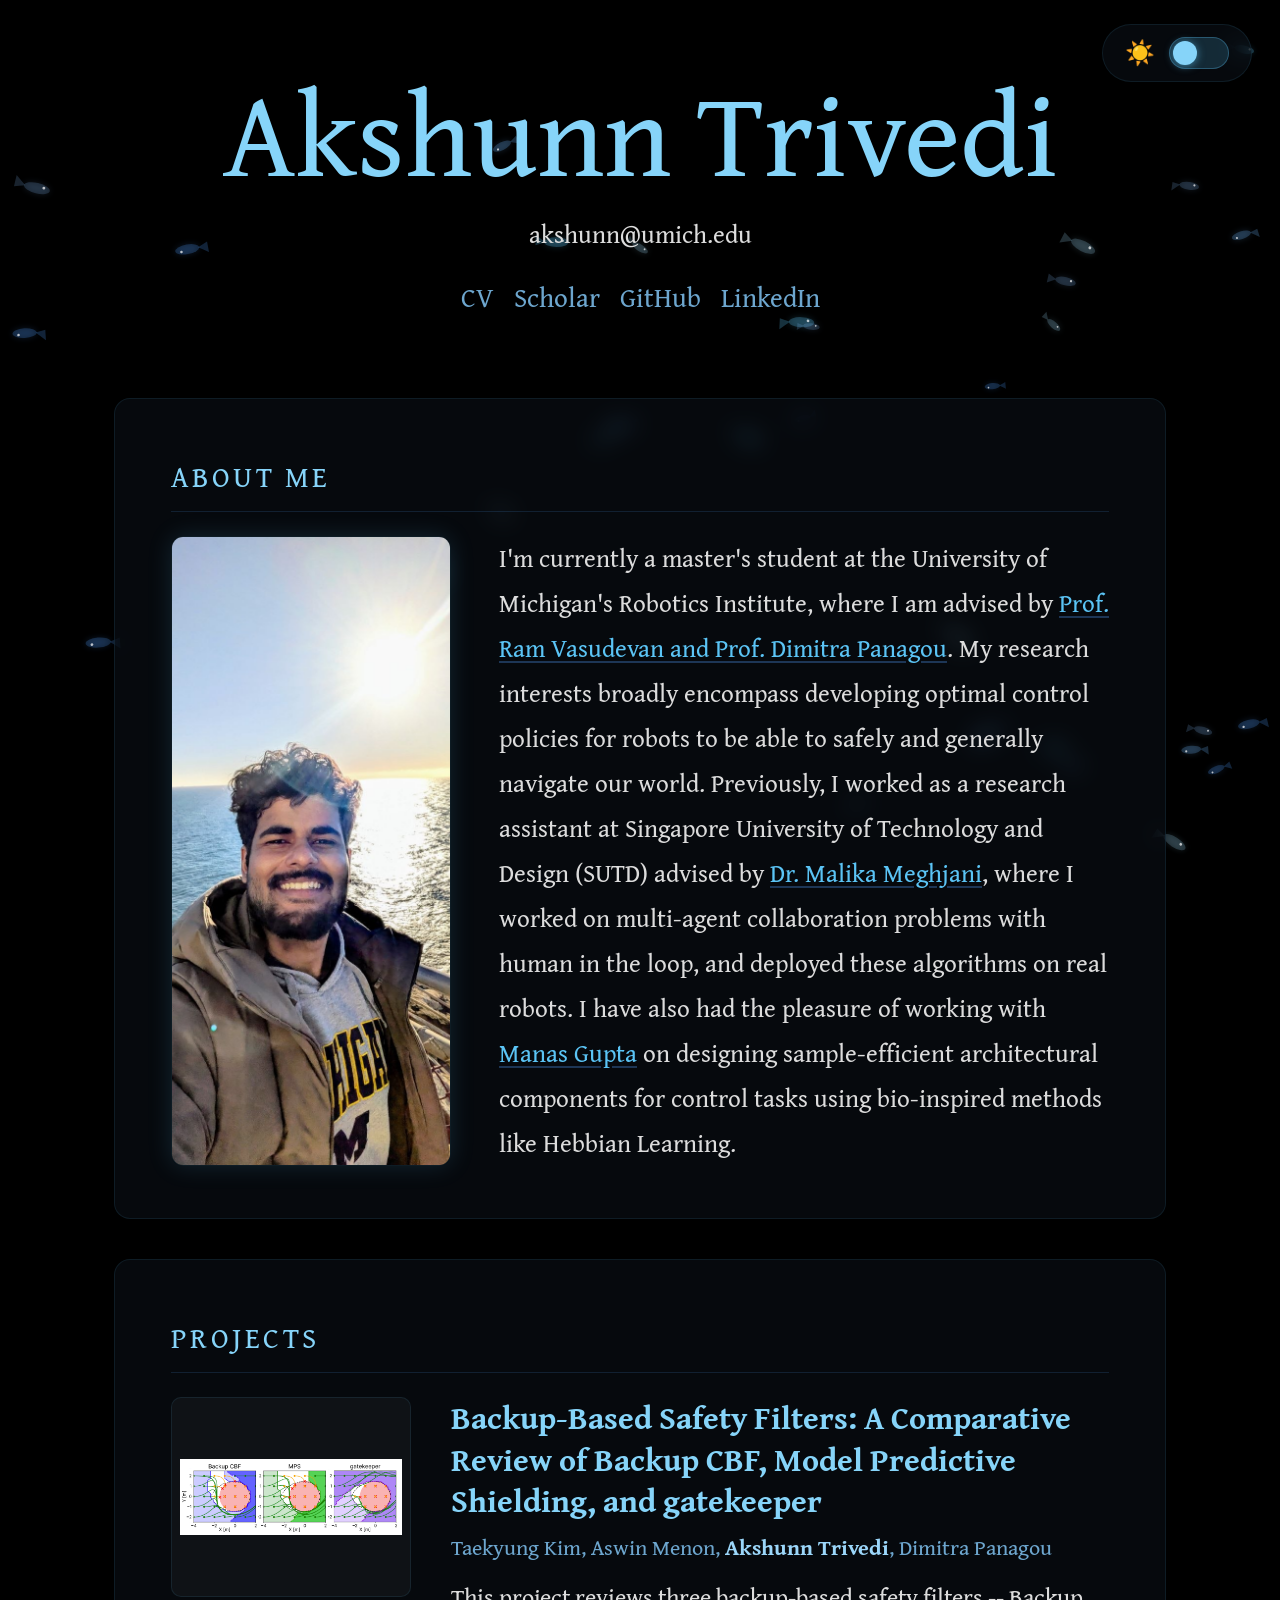
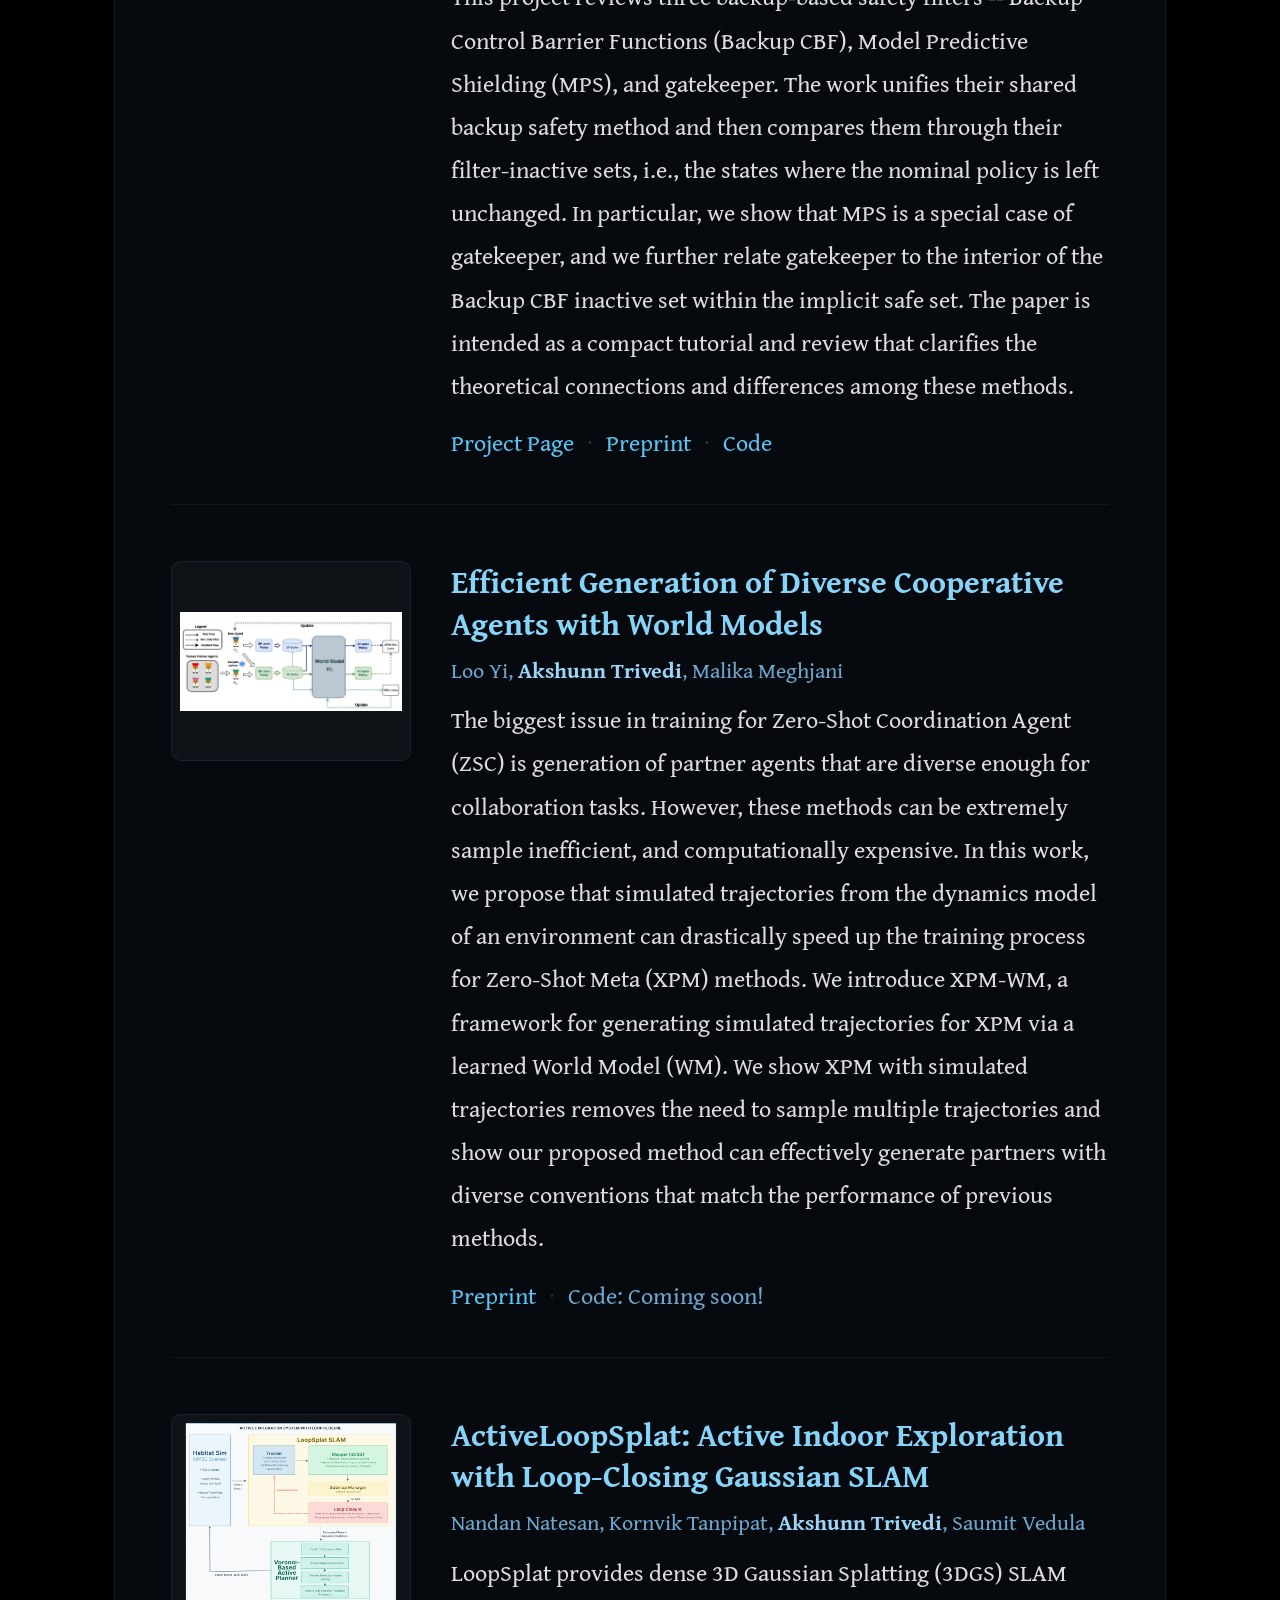
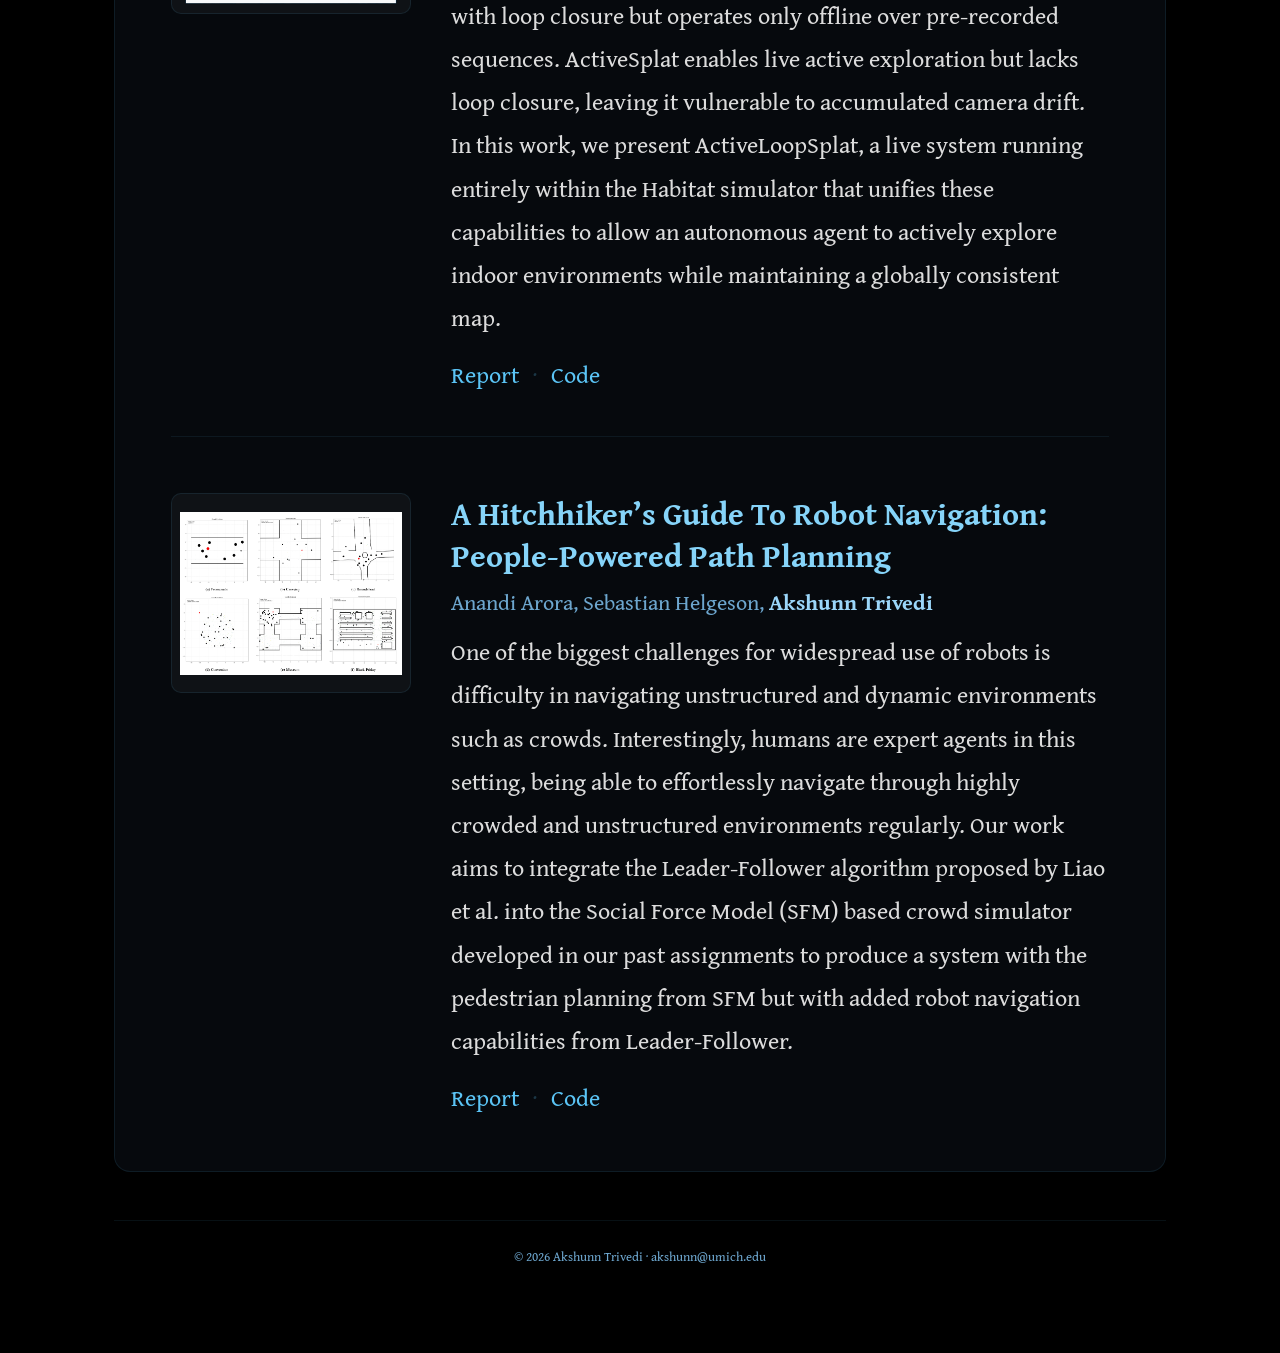
<file: index.html>
<!DOCTYPE html>
<html lang="en">

<head>
    <meta charset="UTF-8">
    <meta name="viewport" content="width=device-width, initial-scale=1.0">

    <!-- SEO Meta Tags -->
    <title>Akshunn Trivedi — Robotics Developer</title>
    <meta name="description"
        content="Personal website of Akshunn Trivedi, MS Robotics student at University of Michigan. Research in robust and generalizable robot control">
    <meta name="author" content="Akshunn Trivedi">
    <link rel="canonical" href="https://triakshunn.github.io/">
    <link rel="sitemap" type="application/xml" href="/sitemap.xml">
    <meta name="robots" content="index, follow">
    <meta property="og:title" content="Akshunn Trivedi — Robotics Developer">
    <meta property="og:description" content="MS Robotics, University of Michigan.">
    <meta property="og:url" content="https://triakshunn.github.io/">
    <meta property="og:type" content="website">

    <!-- Google Fonts: Gentium Book Plus (Serif) & Inter (Sans-Serif fallback) -->
    <link rel="preconnect" href="https://fonts.googleapis.com">
    <link rel="preconnect" href="https://fonts.gstatic.com" crossorigin>
    <link
        href="https://fonts.googleapis.com/css2?family=Gentium+Book+Plus:ital,wght@0,400;0,700;1,400;1,700&family=Inter:wght@400;600&display=swap"
        rel="stylesheet">

    <!-- Font Awesome for social and contact icons -->
    <link rel="stylesheet" href="https://cdnjs.cloudflare.com/ajax/libs/font-awesome/6.4.0/css/all.min.css">

    <!-- Custom CSS Stylesheet -->
    <link rel="stylesheet" href="style.css?v=2.1">
</head>

<body>

    <!-- Theme Toggle Switch (fixed top-right) -->
    <button id="theme-toggle" aria-label="Toggle light/dark mode" title="Toggle light/dark mode">
        <span class="toggle-icon" id="toggle-icon">☀️</span>
        <div class="toggle-track">
            <div class="toggle-thumb"></div>
        </div>
    </button>

    <!-- Interactive Fish Canvas Background -->
    <canvas id="fishCanvas"></canvas>

    <!-- Main Content Container -->
    <div class="container">

        <!-- Header (Name, contact info, social links) -->
        <header id="header-section">
            <h1>Akshunn Trivedi</h1>
            <p class="header-email">
                <a href="mailto:akshunn@umich.edu">akshunn@umich.edu</a>
            </p>
            <div class="header-links">
                <a href="assets/resume.pdf" target="_blank"> CV
                </a>
                <a href="https://scholar.google.com/citations?user=EKPziccAAAAJ&hl=en&authuser=1" target="_blank">
                    Scholar
                </a>
                <a href="https://github.com/triakshunn" target="_blank"> GitHub
                </a>
                <a href="https://www.linkedin.com/in/akshunn-trivedi/" target="_blank"> LinkedIn
                </a>
            </div>
        </header>

        <!-- Main Body Sections -->
        <main>
            <!-- About Me Card -->
            <section id="about" class="card">
                <h2>About Me</h2>
                <div class="bio-content">
                    <div class="bio-photo">
                        <!-- Make sure to place your photo at assets/profile.jpg later -->
                        <img src="assets/figures/profile.jpg" alt="Akshunn Trivedi">
                    </div>
                    <div class="bio-text">
                        <p>
                            I'm currently a master's student at the University of Michigan's Robotics Institute, where I
                            am advised by <a href="https://websites.umich.edu/~dpanagou/" target="_blank">Prof. Ram Vasudevan and Prof. Dimitra
                                Panagou</a>.
                            My research interests broadly encompass developing optimal control policies for robots to be
                            able to safely and generally navigate our world. Previously, I worked as a research
                            assistant at Singapore University of Technology and Design (SUTD) advised by <a
                                href="https://www.sutd.edu.sg/profile/malika-meghjani/" target="_blank">Dr.
                                Malika Meghjani</a>, where
                            I worked on multi-agent collaboration problems with human in the loop, and deployed these
                            algorithms on real robots. I have also had the pleasure of working with <a
                                href="https://sg.linkedin.com/in/manassingapore" target="_blank">Manas Gupta</a> on
                            designing sample-efficient architectural components for control
                            tasks using bio-inspired methods like Hebbian Learning.
                        </p>
                    </div>
                </div>
            </section>
            <!-- Projects Card -->
            <section id="projects" class="card">
                <h2>Projects</h2>

                <!-- Project 1 -->
                <div class="project-item">
                    <div class="project-media">
                        <img src="assets/figures/safety_filters.png" alt="Backup-Based Safety Filters">
                    </div>
                    <div class="project-details">
                        <div class="project-header">
                            <h3 class="project-title">Backup-Based Safety Filters: A Comparative Review of Backup CBF,
                                Model Predictive Shielding, and gatekeeper</h3>
                            <p class="project-authors">Taekyung Kim, Aswin Menon, <strong>Akshunn Trivedi</strong>,
                                Dimitra Panagou</p>
                        </div>
                        <p class="project-description">
                            This project reviews three backup-based safety filters -- Backup Control Barrier Functions
                            (Backup CBF), Model Predictive Shielding (MPS), and gatekeeper. The work unifies their
                            shared backup safety method and then compares them through their filter-inactive sets, i.e.,
                            the states where the nominal policy is left unchanged. In particular, we show that MPS is a
                            special case of gatekeeper, and we further relate gatekeeper to the interior of the Backup
                            CBF inactive set within the implicit safe set. The paper is intended as a compact tutorial
                            and review that clarifies the theoretical connections and differences among these methods.
                        </p>
                        <div class="project-links">
                            <a href="https://www.taekyung.me/backup-safety-filters" target="_blank">Project Page</a>
                            <span class="separator">&middot;</span>
                            <a href="https://arxiv.org/pdf/2604.02401" target="_blank">Preprint</a>
                            <span class="separator">&middot;</span>
                            <a href="https://github.com/tkkim-robot/safe_control/tree/main/shielding"
                                target="_blank">Code</a>
                        </div>
                    </div>
                </div>

                <!-- Project 2 -->
                <div class="project-item">
                    <div class="project-media">
                        <img src="assets/figures/zsc.png" alt="Zero Shot Coordination">
                    </div>
                    <div class="project-details">
                        <div class="project-header">
                            <h3 class="project-title">Efficient Generation of Diverse Cooperative Agents with World
                                Models</h3>
                            <p class="project-authors">Loo Yi, <strong>Akshunn Trivedi</strong>, Malika Meghjani</p>
                        </div>
                        <p class="project-description">
                            The biggest issue in training for Zero-Shot Coordination Agent (ZSC) is generation of
                            partner agents that are diverse enough for collaboration tasks. However, these methods can
                            be extremely sample inefficient, and computationally expensive. In this work, we propose
                            that simulated trajectories from the dynamics model of an environment can drastically speed
                            up the training process for Zero-Shot Meta (XPM) methods. We introduce XPM-WM, a framework
                            for generating simulated trajectories for XPM via a learned World Model (WM). We show XPM
                            with simulated trajectories removes the need to sample multiple trajectories and show our
                            proposed method can effectively generate partners with diverse conventions that match the
                            performance of previous methods.
                        </p>
                        <div class="project-links">
                            <a href="https://arxiv.org/pdf/2506.07450" target="_blank">Preprint</a>
                            <span class="separator">&middot;</span>
                            <span>Code: Coming soon!</span>
                        </div>
                    </div>
                </div>

                <!-- Project 3 -->
                <div class="project-item">
                    <div class="project-media">
                        <img src="assets/figures/activeloopsplat.png" alt="ActiveLoopSplat">
                    </div>
                    <div class="project-details">
                        <div class="project-header">
                            <h3 class="project-title">ActiveLoopSplat: Active Indoor Exploration with Loop-Closing
                                Gaussian SLAM</h3>
                            <p class="project-authors">Nandan Natesan, Kornvik Tanpipat, <strong>Akshunn
                                    Trivedi</strong>, Saumit Vedula</p>
                        </div>
                        <p class="project-description">
                            LoopSplat provides dense 3D Gaussian Splatting (3DGS) SLAM with loop closure but operates
                            only offline over pre-recorded sequences. ActiveSplat enables live active exploration but
                            lacks loop closure, leaving it vulnerable to accumulated camera drift. In this work, we
                            present ActiveLoopSplat, a live system running entirely within the Habitat simulator that
                            unifies these capabilities to allow an autonomous agent to actively explore indoor
                            environments while maintaining a globally consistent map.
                        </p>
                        <div class="project-links">
                            <a href="assets/activeloopsplat.pdf" target="_blank">Report</a>
                            <span class="separator">&middot;</span>
                            <a href="https://github.com/ROB-530-9-Gaussian-Exploration-Mapping/ActiveLoopSplat"
                                target="_blank">Code</a>
                        </div>
                    </div>
                </div>

                <!-- Project 4 -->
                <div class="project-item">
                    <div class="project-media">
                        <img src="assets/figures/people_powered_planning.png" alt="People Powered Path Planning">
                    </div>
                    <div class="project-details">
                        <div class="project-header">
                            <h3 class="project-title">A Hitchhiker’s Guide To Robot Navigation: People-Powered Path
                                Planning</h3>
                            <p class="project-authors">Anandi Arora, Sebastian Helgeson, <strong>Akshunn
                                    Trivedi</strong></p>
                        </div>
                        <p class="project-description">
                            One of the biggest challenges for widespread use of robots is difficulty in navigating
                            unstructured and dynamic environments such as crowds. Interestingly, humans are expert
                            agents in this setting, being able to effortlessly navigate through highly crowded and
                            unstructured environments regularly. Our work aims to integrate the Leader-Follower
                            algorithm proposed by Liao et al. into the Social Force Model (SFM) based crowd simulator
                            developed in our past assignments to produce a system with the pedestrian planning from SFM
                            but with added robot navigation capabilities from Leader-Follower.
                        </p>
                        <div class="project-links">
                            <a href="assets/hgrn.pdf" target="_blank">Report</a>
                            <span class="separator">&middot;</span>
                            <a href="https://github.com/triakshunn/People-Powered-Path-Planning"
                                target="_blank">Code</a>
                        </div>
                    </div>
                </div>

            </section>



            <!-- Footer (Copyright, contact info) -->
            <footer id="footer-section">
                <p>&copy; 2026 Akshunn Trivedi &middot; <a href="mailto:akshunn@umich.edu">akshunn@umich.edu</a></p>
            </footer>


    </div>

    <!-- Interactive Canvas Animation Script -->
    <script src="fish.js"></script>

    <!-- Theme Toggle Logic -->
    <script>
        const toggle = document.getElementById('theme-toggle');
        const icon = document.getElementById('toggle-icon');

        // Apply saved theme on page load
        const savedTheme = localStorage.getItem('theme');
        if (savedTheme === 'light') {
            document.body.classList.add('light-mode');
            icon.textContent = '🌙';
        }

        toggle.addEventListener('click', () => {
            const isLight = document.body.classList.toggle('light-mode');
            icon.textContent = isLight ? '🌙' : '☀️';
            localStorage.setItem('theme', isLight ? 'light' : 'dark');
        });
    </script>
</body>

</html>
</file>
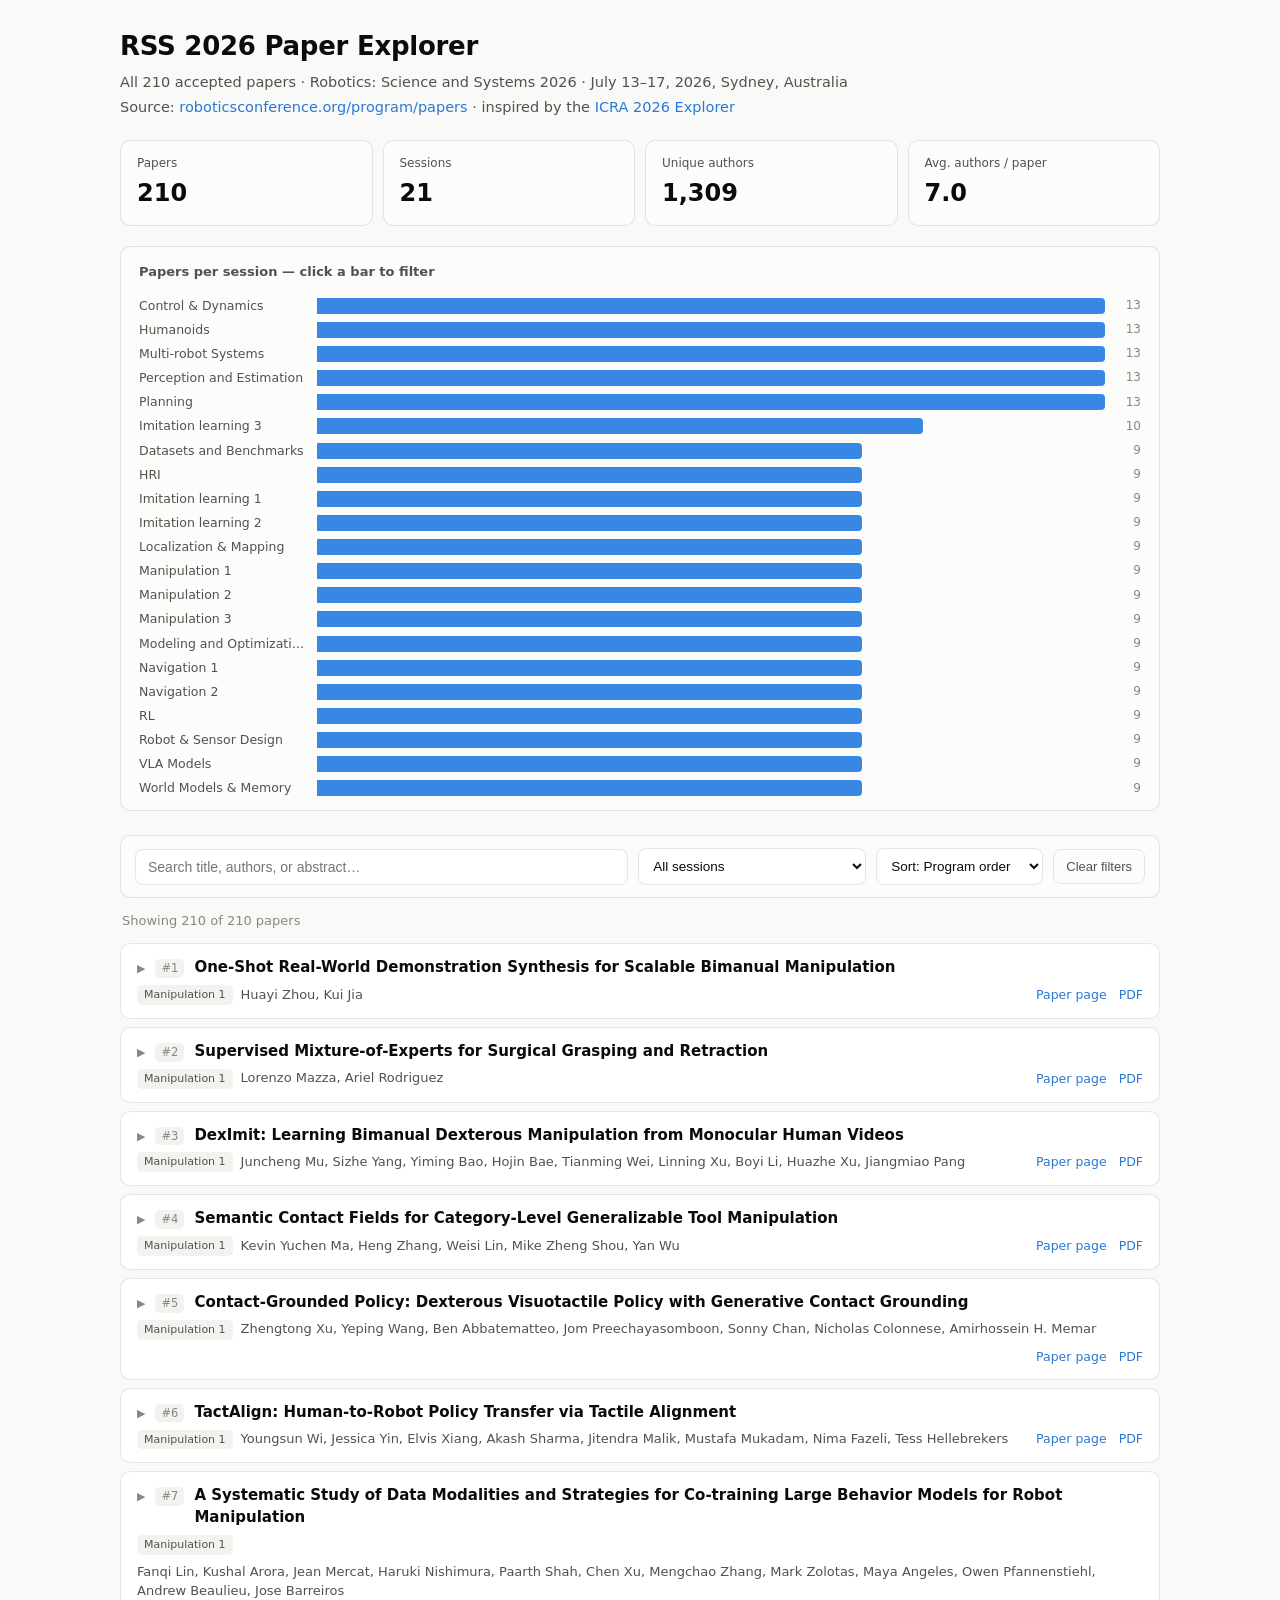
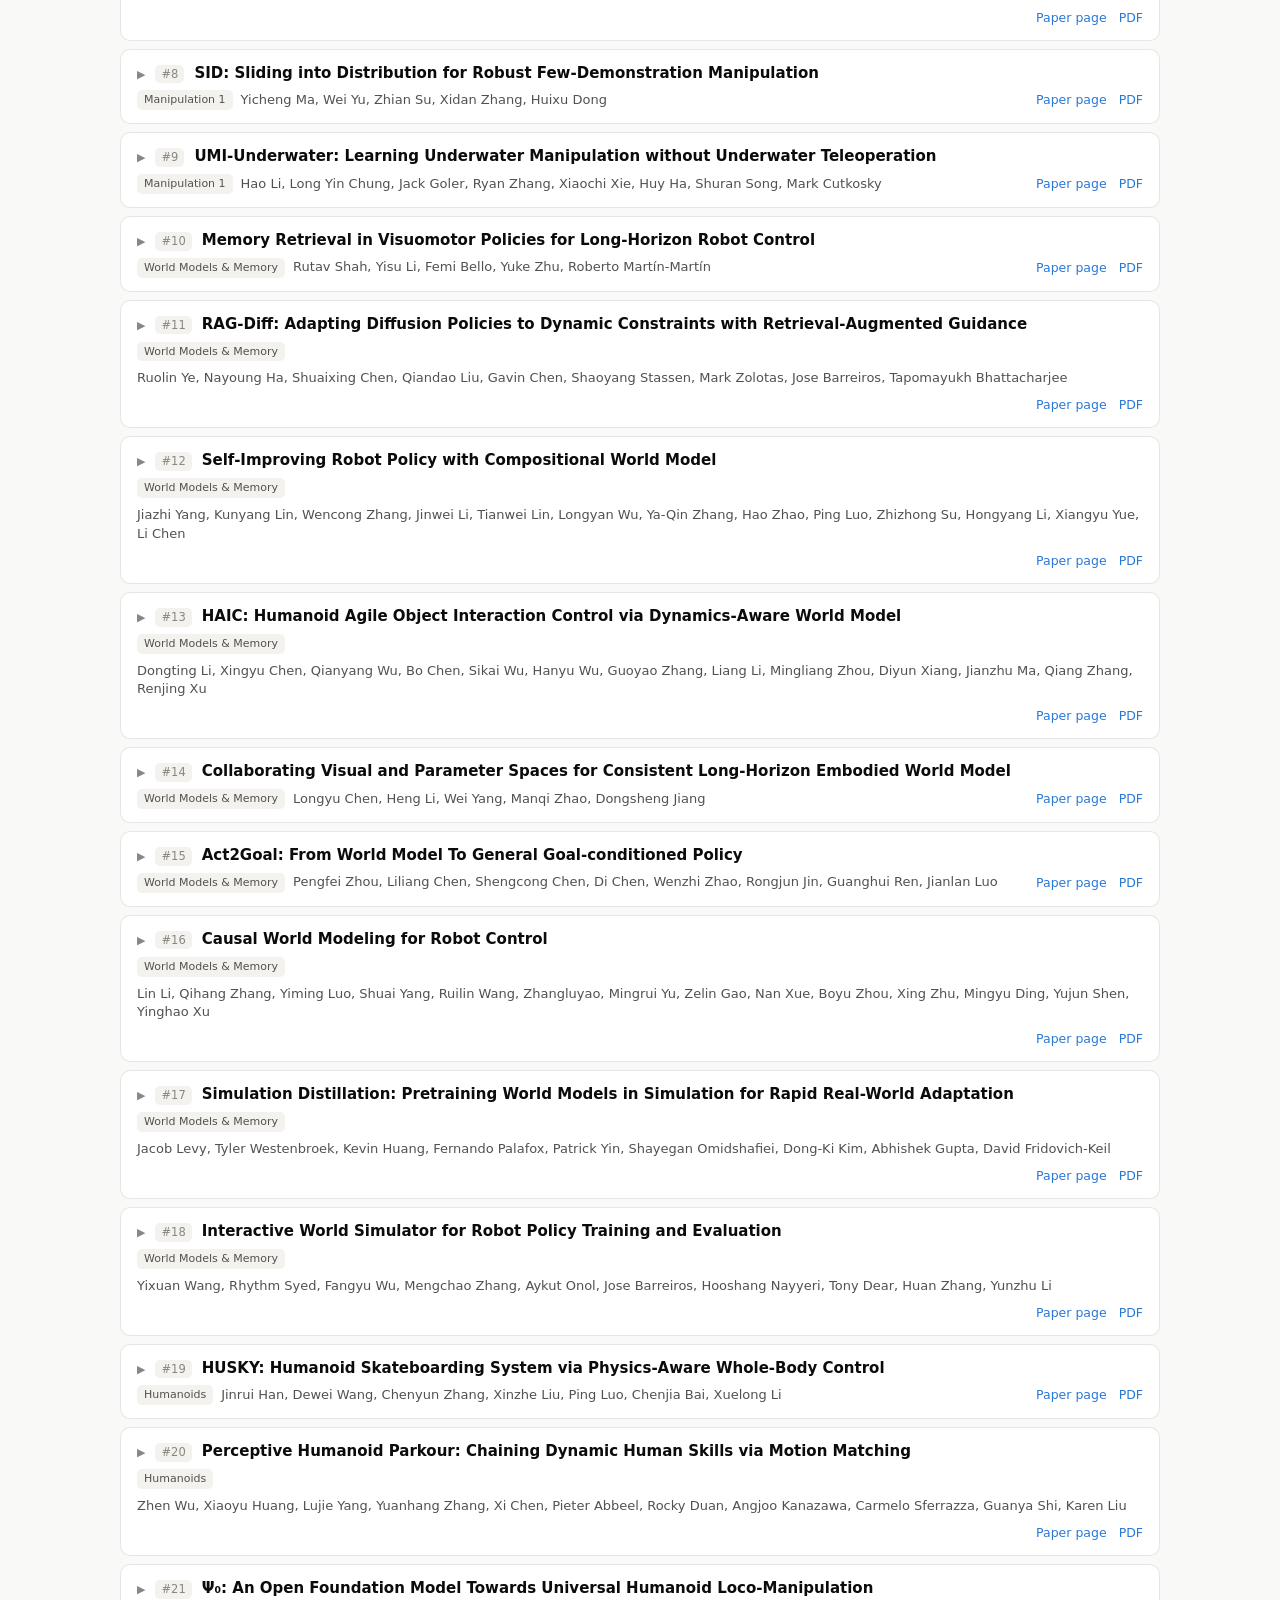
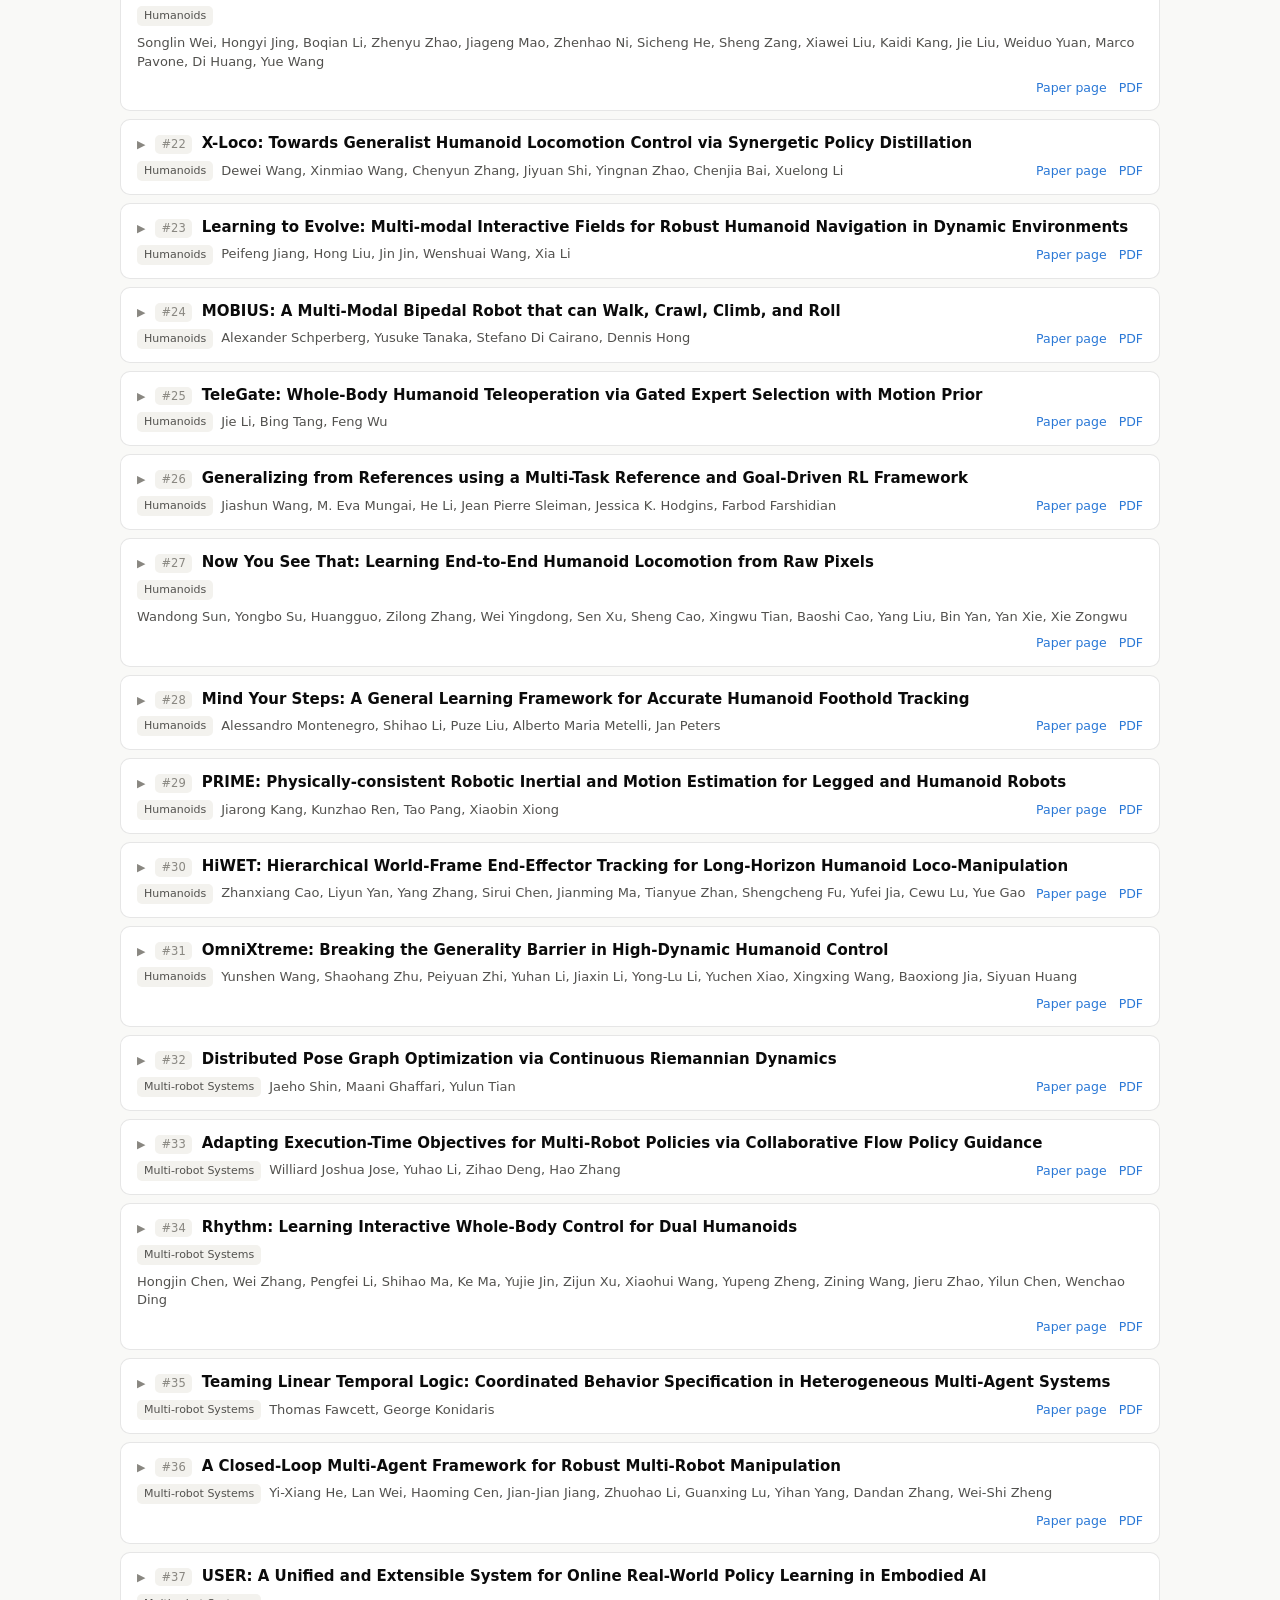
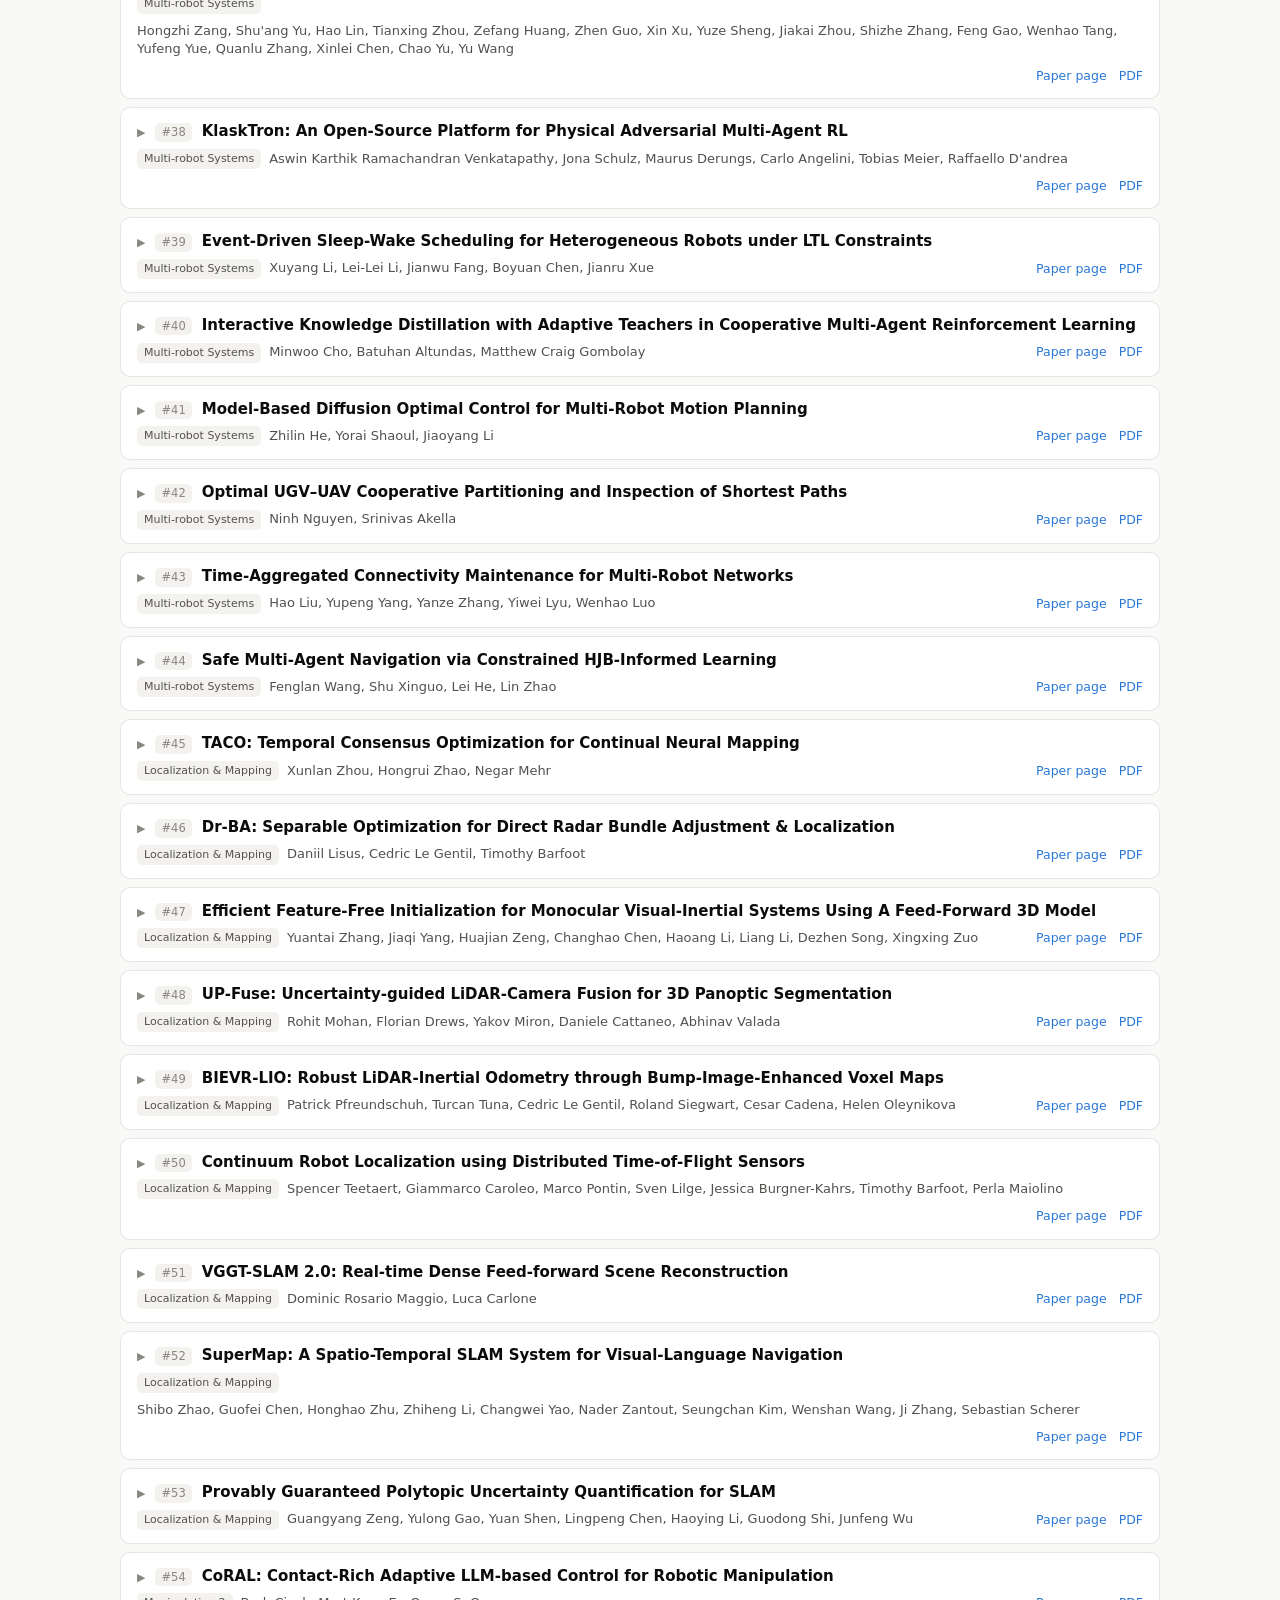
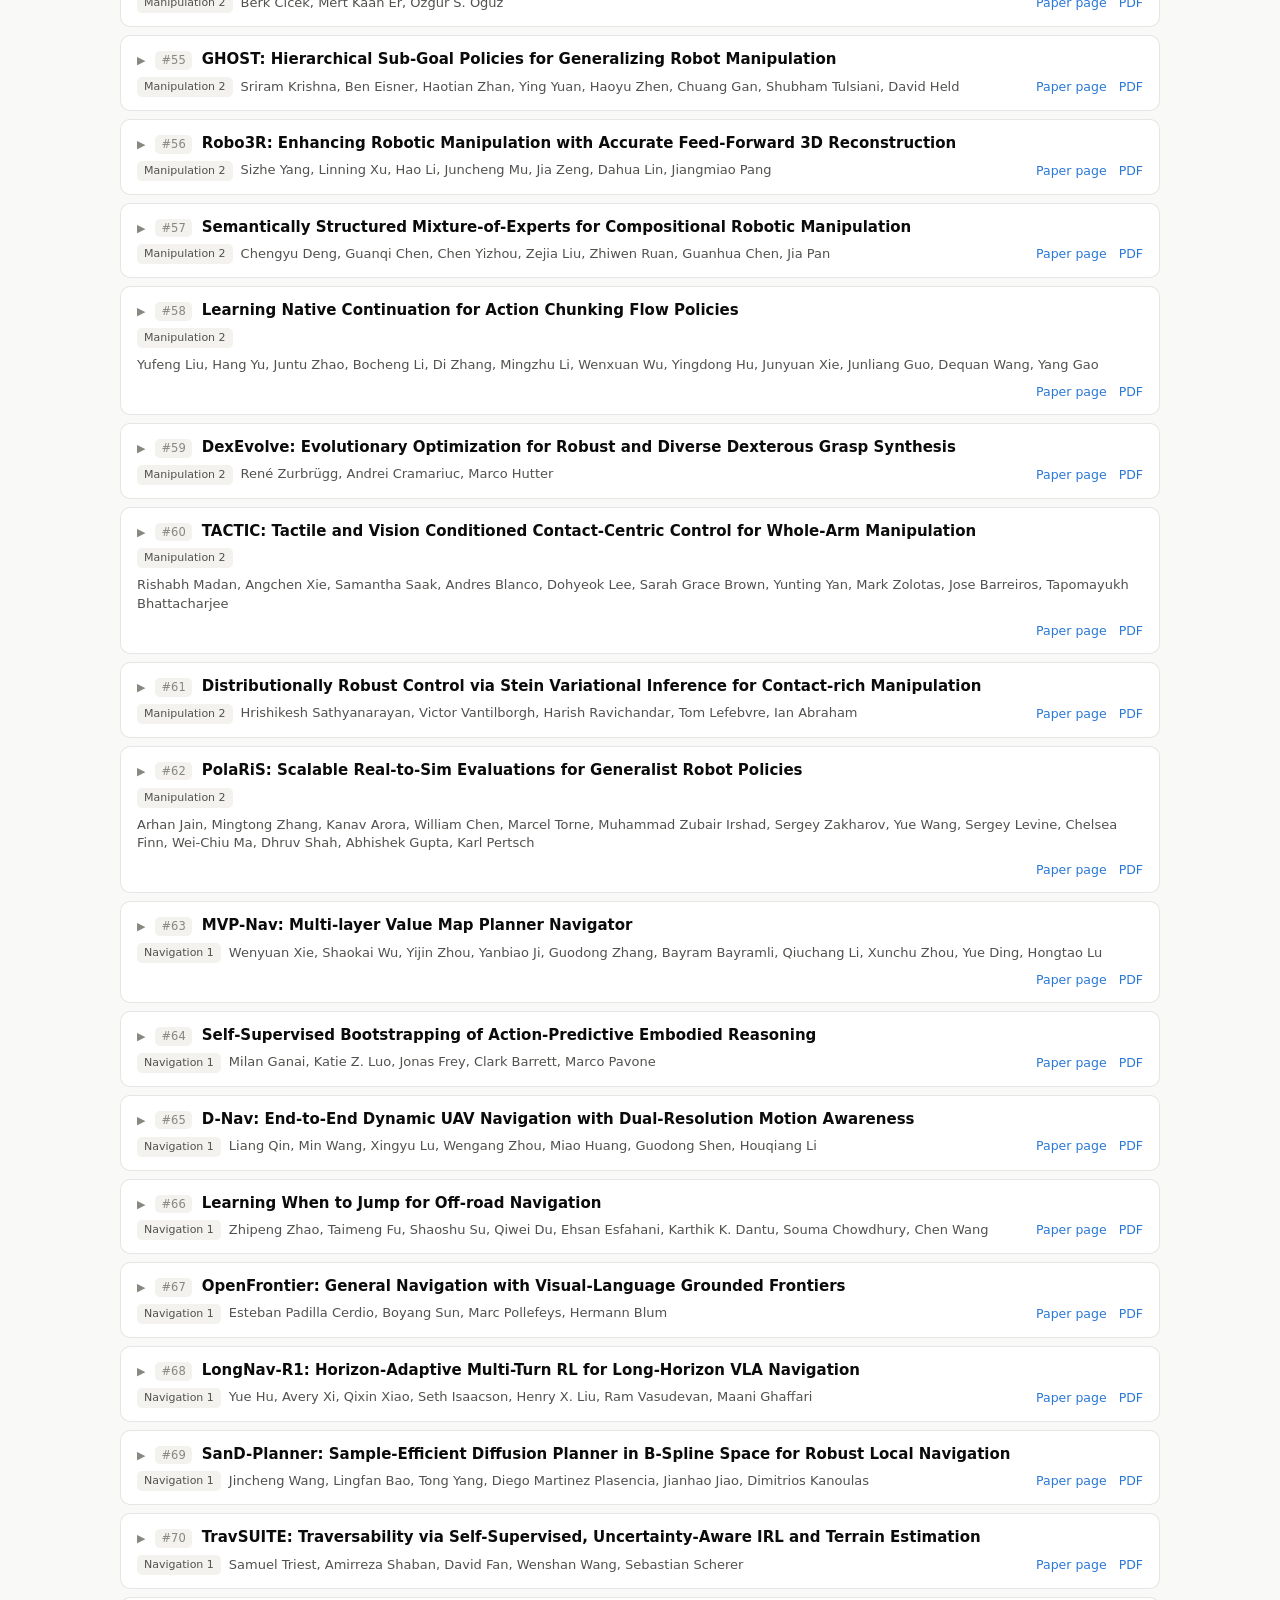
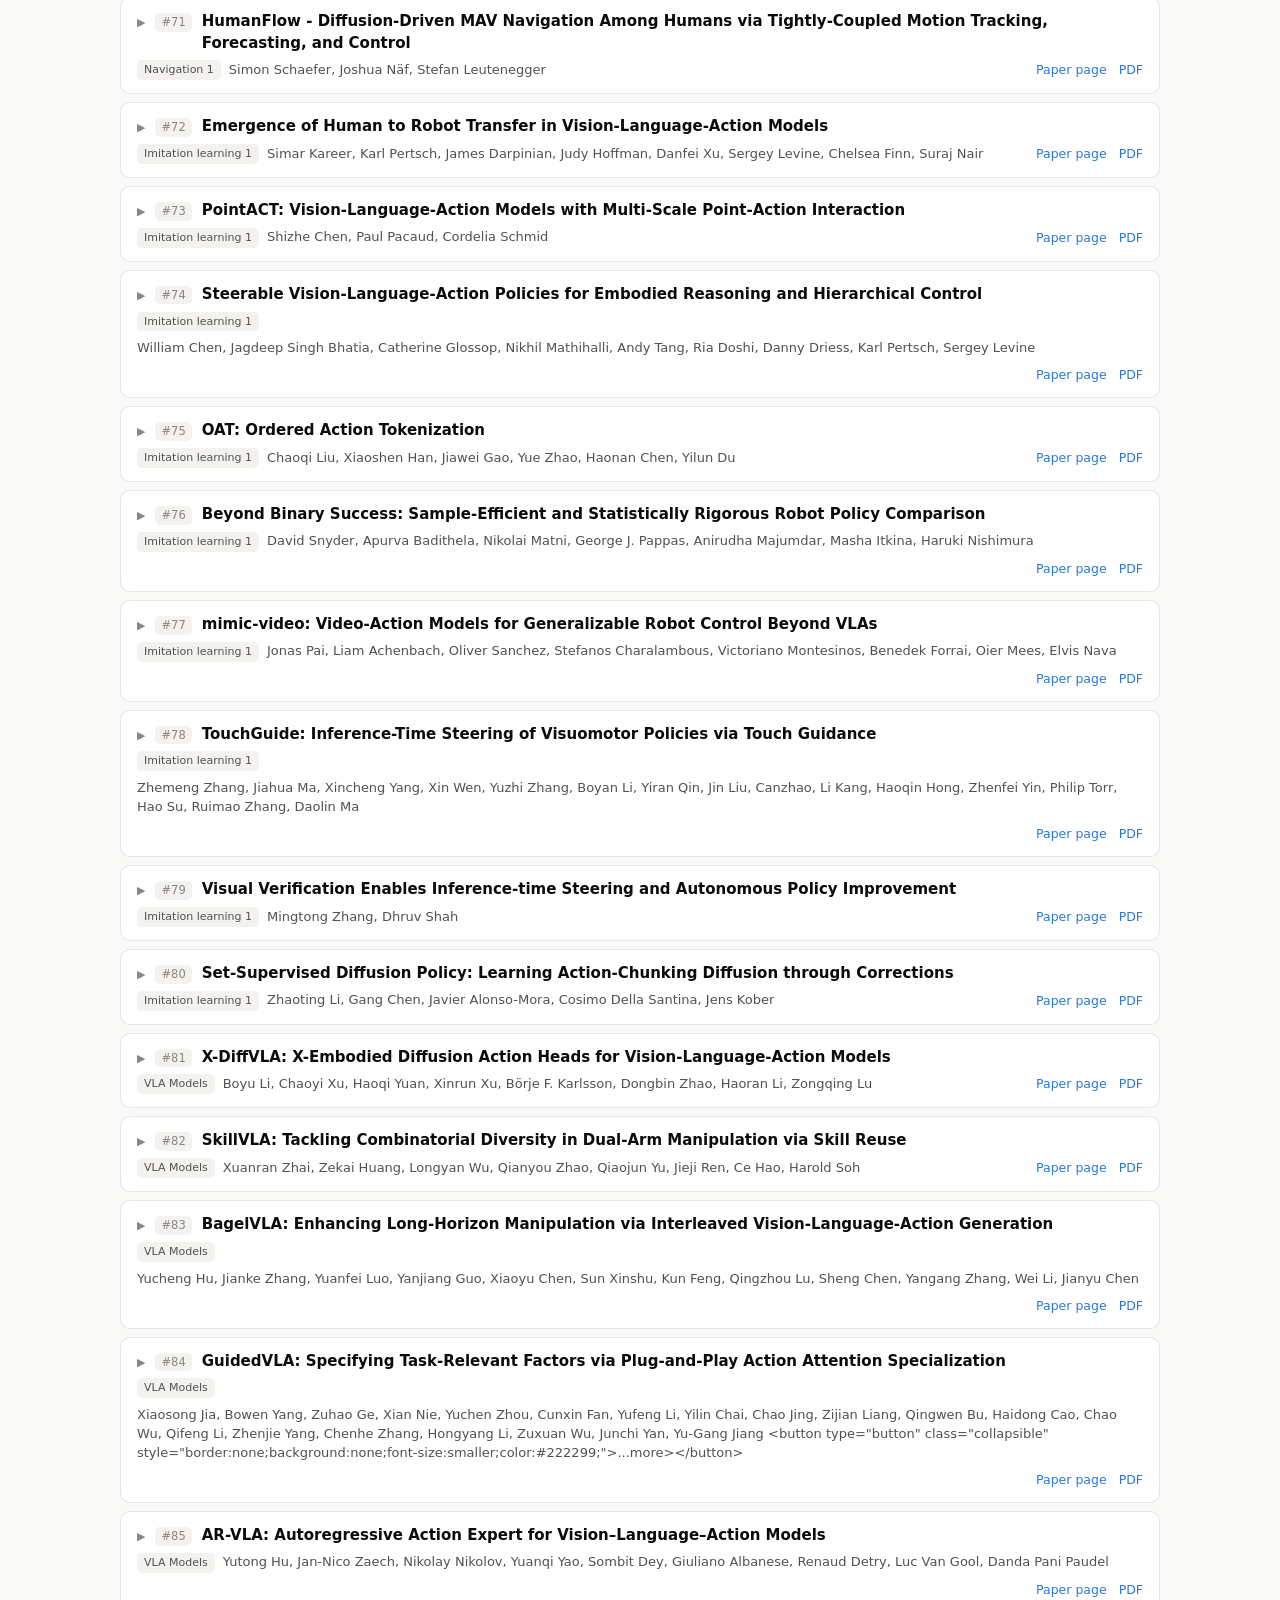
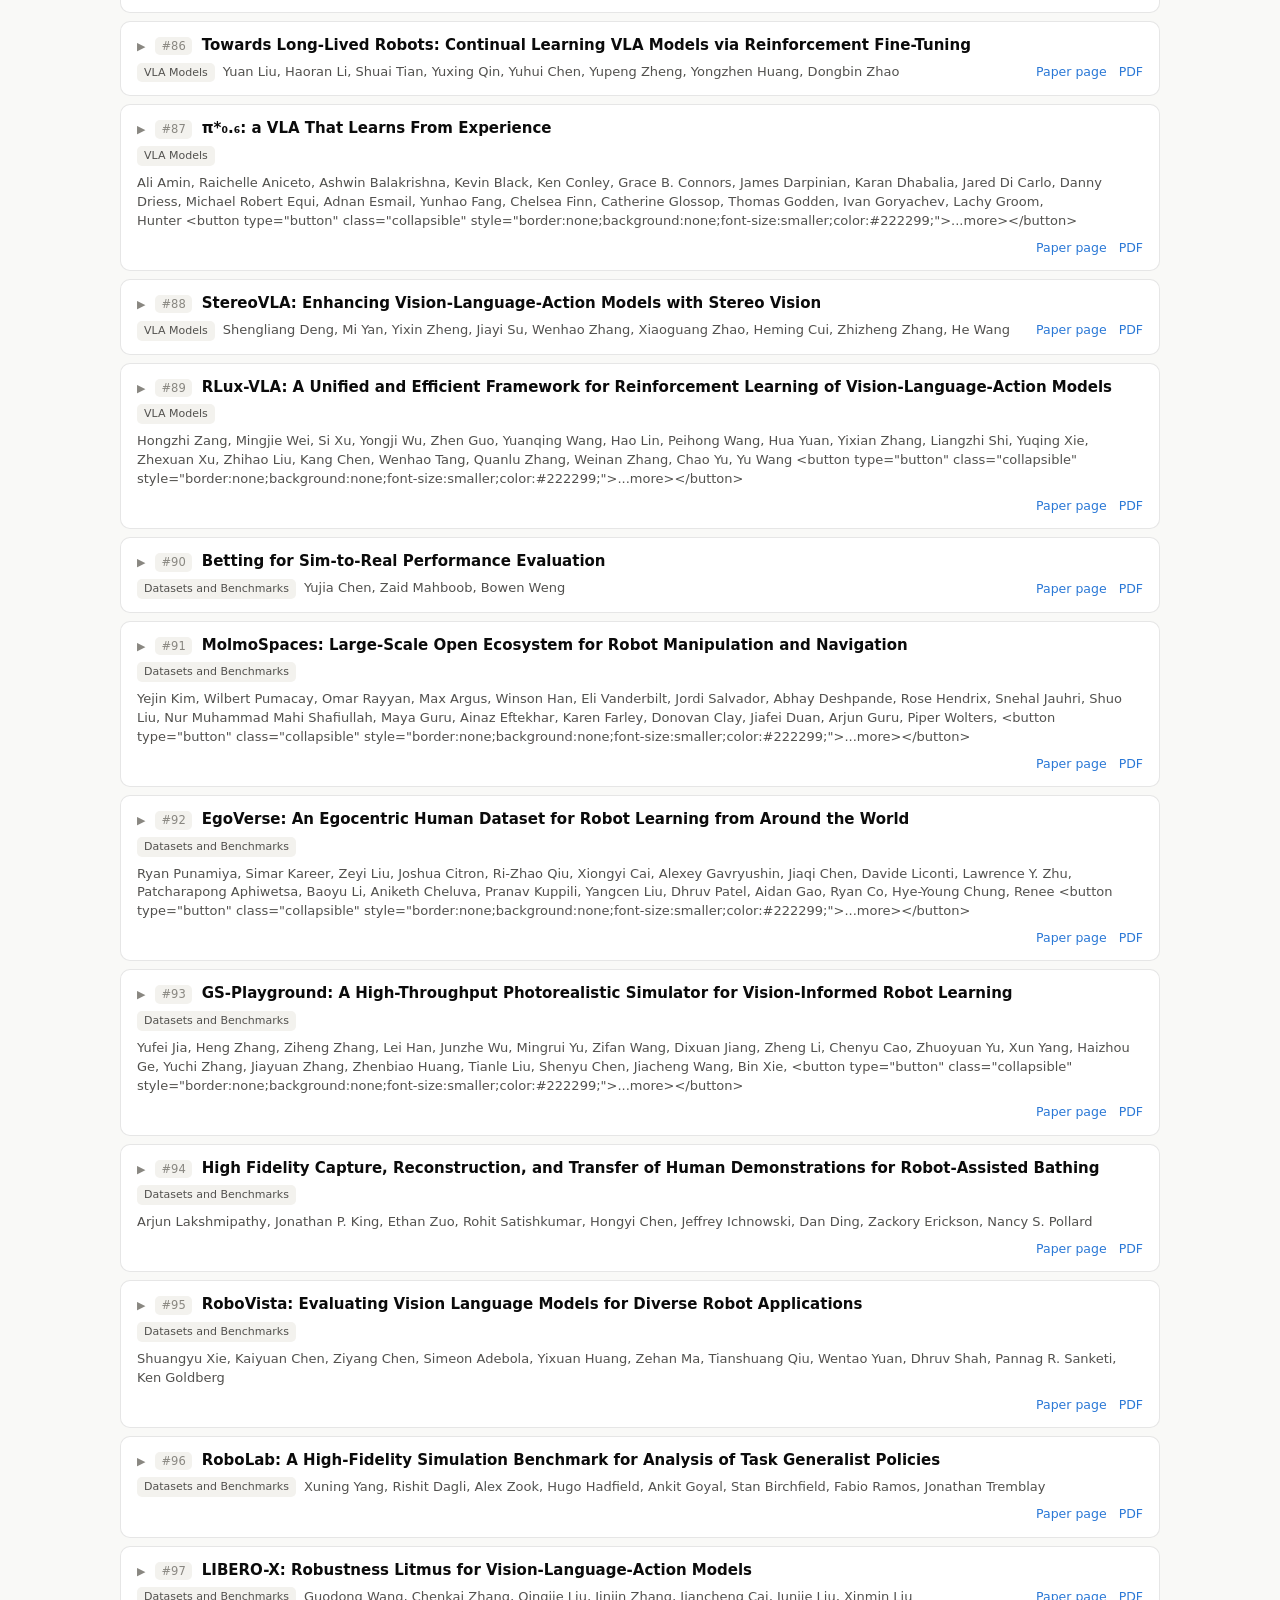
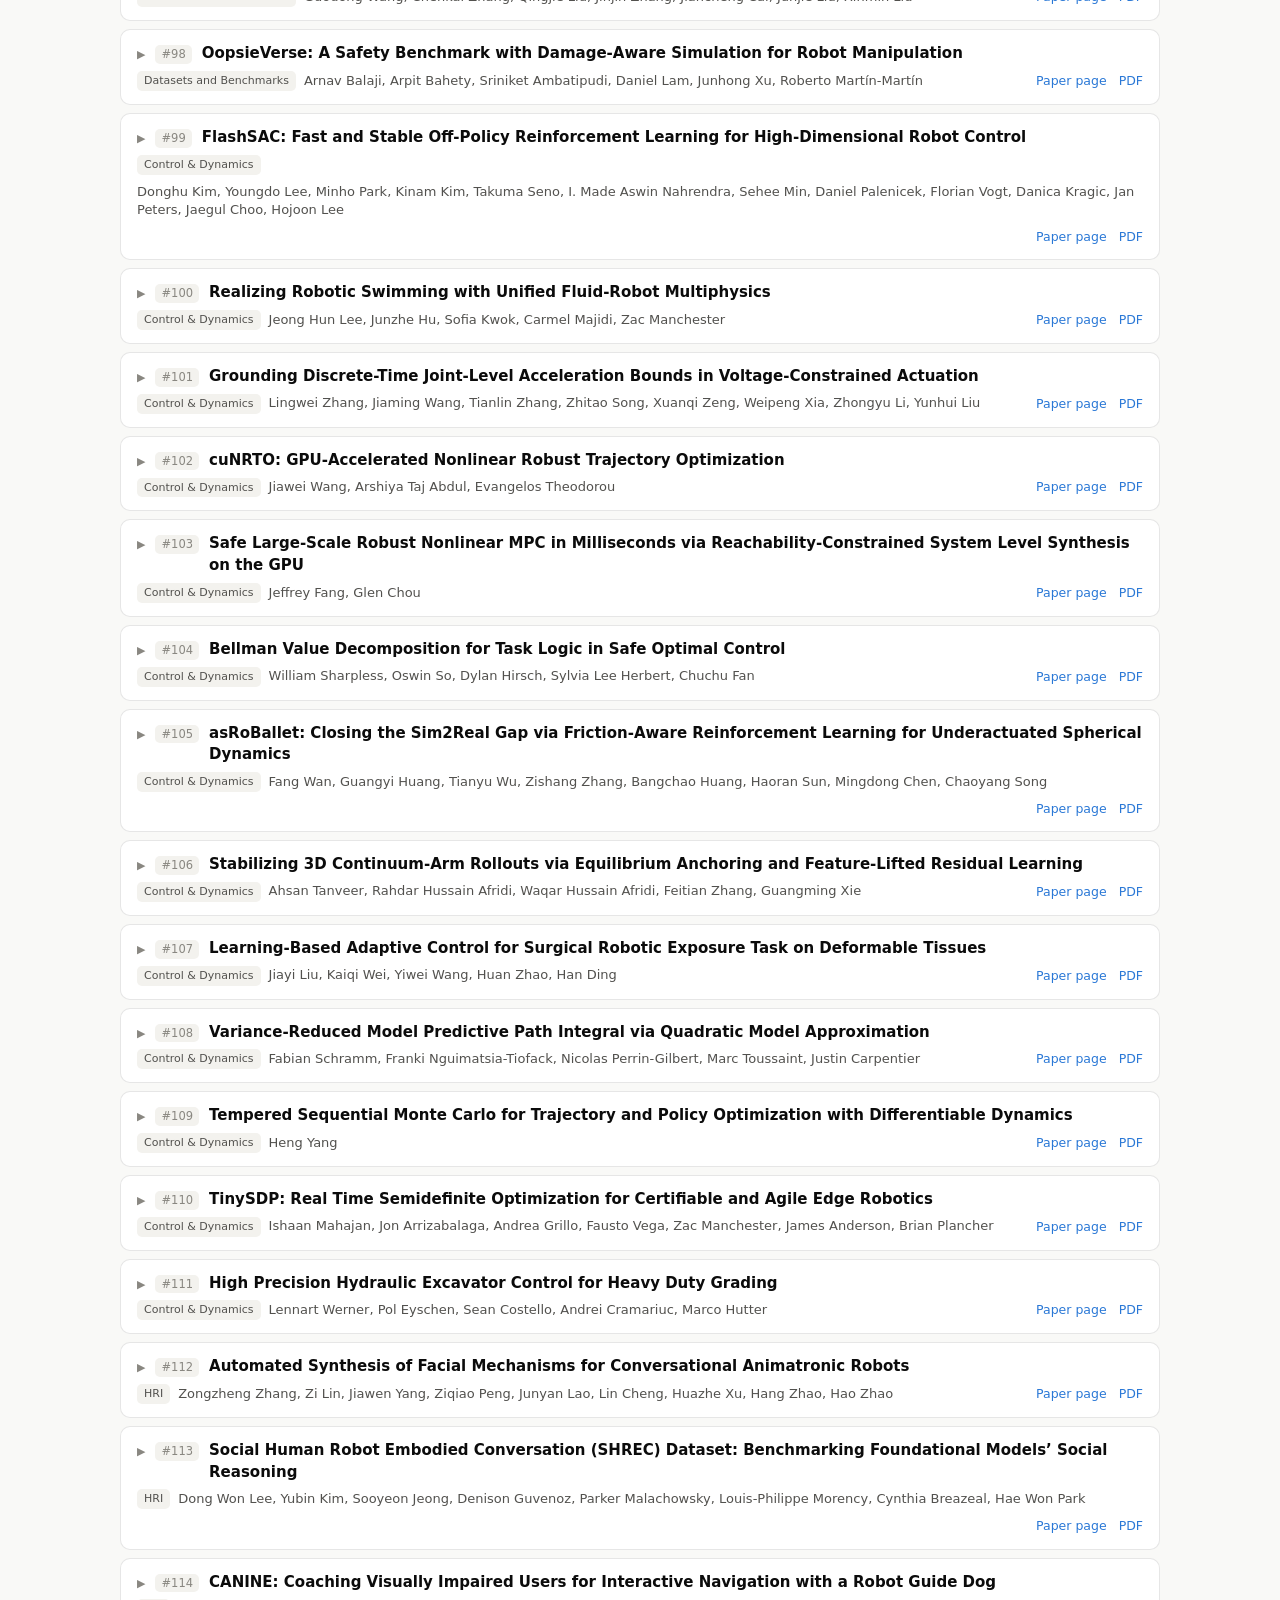
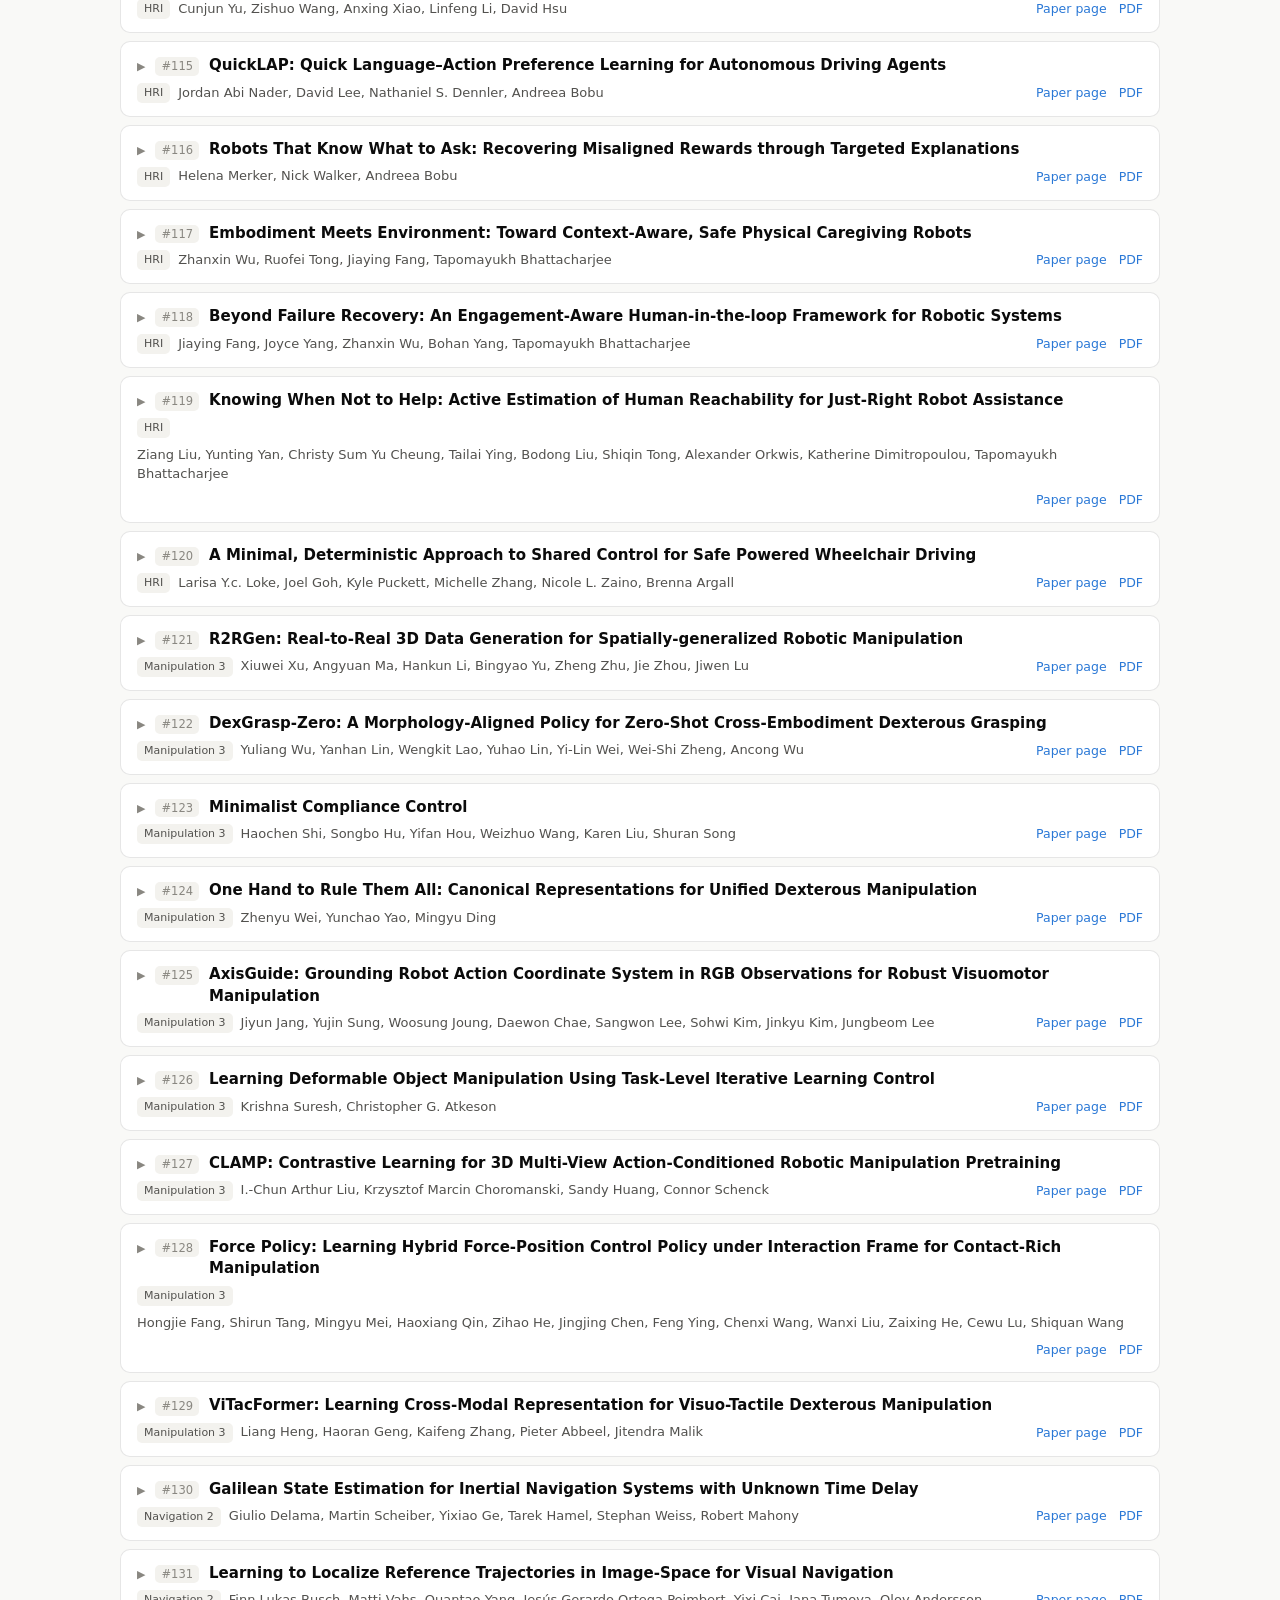
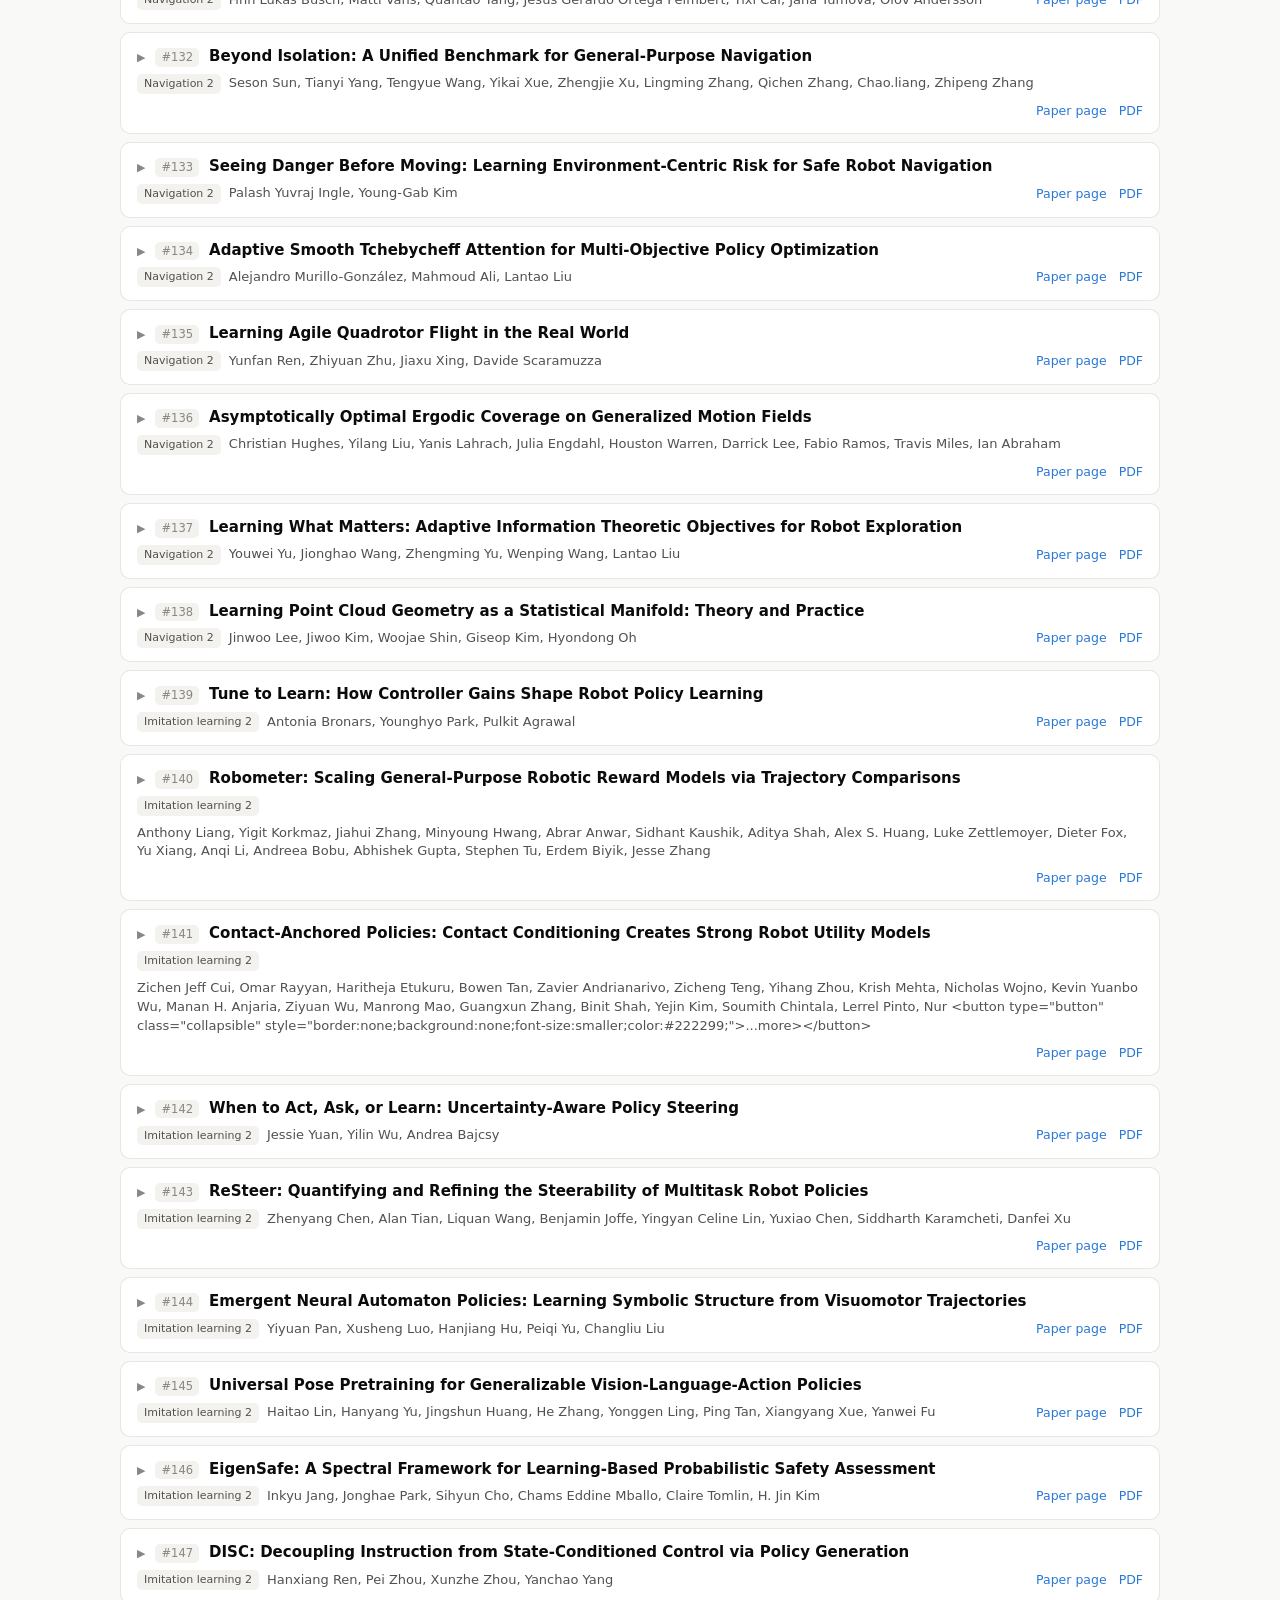
<file: rss2026/index.html>
<!doctype html>
<html lang="en">
<head>
<meta charset="utf-8">
<meta name="viewport" content="width=device-width, initial-scale=1">
<title>RSS 2026 Paper Explorer</title>
<meta name="description" content="Search and filter all 210 accepted papers at Robotics: Science and Systems 2026 (Sydney, Australia).">
<style>
  :root{
    color-scheme: light;
    --surface-1:      #fcfcfb;
    --page:           #f9f9f7;
    --text-primary:   #0b0b0b;
    --text-secondary: #52514e;
    --text-muted:     #898781;
    --gridline:       #e1e0d9;
    --baseline:       #c3c2b7;
    --border:         rgba(11,11,11,0.10);
    --card:           #ffffff;
    --seq-100: #cde2fb; --seq-200: #9ec5f4; --seq-300: #6da7ec;
    --seq-400: #3987e5; --seq-450: #2a78d6; --seq-500: #256abf;
    --accent: #2a78d6;
    --accent-ink: #ffffff;
    --chip-bg: #f3f2ee;
  }
  @media (prefers-color-scheme: dark){
    :root:where(:not([data-theme="light"])){
      color-scheme: dark;
      --surface-1:      #1a1a19;
      --page:           #0d0d0d;
      --text-primary:   #ffffff;
      --text-secondary: #c3c2b7;
      --text-muted:     #898781;
      --gridline:       #2c2c2a;
      --baseline:       #383835;
      --border:         rgba(255,255,255,0.10);
      --card:           #201f1e;
      --seq-100: #184f95; --seq-200: #1c5cab; --seq-300: #256abf;
      --seq-400: #2a78d6; --seq-450: #3987e5; --seq-500: #5598e7;
      --accent: #3987e5;
      --accent-ink: #0b0b0b;
      --chip-bg: #26251f;
    }
  }
  :root[data-theme="dark"]{
    color-scheme: dark;
    --surface-1:      #1a1a19;
    --page:           #0d0d0d;
    --text-primary:   #ffffff;
    --text-secondary: #c3c2b7;
    --text-muted:     #898781;
    --gridline:       #2c2c2a;
    --baseline:       #383835;
    --border:         rgba(255,255,255,0.10);
    --card:           #201f1e;
    --seq-100: #184f95; --seq-200: #1c5cab; --seq-300: #256abf;
    --seq-400: #2a78d6; --seq-450: #3987e5; --seq-500: #5598e7;
    --accent: #3987e5;
    --accent-ink: #0b0b0b;
    --chip-bg: #26251f;
  }

  *{box-sizing:border-box;}
  html,body{margin:0;padding:0;}
  body{
    background:var(--page);
    color:var(--text-primary);
    font-family: system-ui, -apple-system, "Segoe UI", sans-serif;
    line-height:1.45;
  }
  .wrap{max-width:1080px;margin:0 auto;padding:28px 20px 80px;}

  header.top{margin-bottom:22px;}
  header.top h1{font-size:26px;margin:0 0 6px;letter-spacing:-0.01em;}
  header.top p{color:var(--text-secondary);margin:0 0 4px;font-size:14.5px;}
  header.top a{color:var(--accent);text-decoration:none;}
  header.top a:hover{text-decoration:underline;}

  /* stat tiles */
  .stats{display:grid;grid-template-columns:repeat(4,1fr);gap:10px;margin:20px 0;}
  .stat-tile{
    background:var(--surface-1);border:1px solid var(--border);border-radius:10px;
    padding:14px 16px;
  }
  .stat-tile .label{font-size:12px;color:var(--text-secondary);margin-bottom:4px;}
  .stat-tile .value{font-size:24px;font-weight:600;color:var(--text-primary);}

  /* session bar chart */
  .chart-card{
    background:var(--surface-1);border:1px solid var(--border);border-radius:10px;
    padding:16px 18px 10px;margin:18px 0 24px;
  }
  .chart-card .chart-title{font-size:13px;font-weight:600;color:var(--text-secondary);margin-bottom:12px;}
  .bar-row{display:flex;align-items:center;gap:10px;padding:3px 0;cursor:pointer;}
  .bar-row .bar-label{
    flex:0 0 168px;font-size:12.5px;color:var(--text-secondary);
    white-space:nowrap;overflow:hidden;text-overflow:ellipsis;
  }
  .bar-row.active .bar-label{color:var(--text-primary);font-weight:600;}
  .bar-track{flex:1;background:transparent;position:relative;height:16px;}
  .bar-fill{
    height:16px;background:var(--seq-400);border-radius:0 4px 4px 0;
    transition:filter .1s;
  }
  .bar-row:hover .bar-fill{filter:brightness(1.08);}
  .bar-row.active .bar-fill{background:var(--accent);}
  .bar-count{flex:0 0 26px;font-size:12px;color:var(--text-muted);text-align:right;font-variant-numeric:tabular-nums;}

  /* filters */
  .filters{
    display:flex;flex-wrap:wrap;gap:10px;align-items:center;
    background:var(--surface-1);border:1px solid var(--border);border-radius:10px;
    padding:12px 14px;margin-bottom:14px;position:sticky;top:10px;z-index:5;
  }
  .filters input[type="search"]{
    flex:1 1 240px;min-width:180px;padding:9px 12px;border-radius:8px;
    border:1px solid var(--border);background:var(--card);color:var(--text-primary);font-size:14px;
  }
  .filters select{
    padding:9px 10px;border-radius:8px;border:1px solid var(--border);
    background:var(--card);color:var(--text-primary);font-size:13.5px;
  }
  .filters .clear-btn{
    padding:9px 12px;border-radius:8px;border:1px solid var(--border);
    background:transparent;color:var(--text-secondary);font-size:13px;cursor:pointer;
  }
  .filters .clear-btn:hover{color:var(--text-primary);border-color:var(--text-muted);}

  .results-meta{font-size:13px;color:var(--text-muted);margin:4px 2px 12px;}

  /* paper cards */
  .paper-list{display:flex;flex-direction:column;gap:8px;}
  .paper-card{
    background:var(--card);border:1px solid var(--border);border-radius:10px;
    padding:13px 16px;
  }
  .paper-head{display:flex;align-items:baseline;gap:10px;cursor:pointer;}
  .paper-id{
    flex:0 0 auto;font-size:11.5px;color:var(--text-muted);font-variant-numeric:tabular-nums;
    background:var(--chip-bg);border-radius:5px;padding:1px 6px;
  }
  .paper-title{font-size:15px;font-weight:600;color:var(--text-primary);flex:1;}
  .paper-title mark, .paper-authors mark{background:var(--seq-100);color:var(--text-primary);border-radius:2px;padding:0 1px;}
  .paper-meta{display:flex;flex-wrap:wrap;gap:8px;margin-top:6px;align-items:center;}
  .session-chip{
    font-size:11px;color:var(--text-secondary);background:var(--chip-bg);
    border-radius:5px;padding:2px 7px;white-space:nowrap;
  }
  .paper-authors{font-size:13px;color:var(--text-secondary);}
  .paper-links{margin-left:auto;display:flex;gap:12px;flex:0 0 auto;}
  .paper-links a{font-size:12.5px;color:var(--accent);text-decoration:none;}
  .paper-links a:hover{text-decoration:underline;}
  .paper-abstract{
    display:none;margin-top:10px;padding-top:10px;border-top:1px solid var(--gridline);
    font-size:13.5px;color:var(--text-secondary);
  }
  .paper-card.expanded .paper-abstract{display:block;}
  .expand-caret{flex:0 0 auto;color:var(--text-muted);font-size:11px;transition:transform .15s;}
  .paper-card.expanded .expand-caret{transform:rotate(90deg);}

  .empty-state{
    text-align:center;padding:50px 20px;color:var(--text-muted);font-size:14px;
  }

  footer{margin-top:36px;font-size:12.5px;color:var(--text-muted);text-align:center;}
  footer a{color:var(--text-secondary);}

  @media (max-width:640px){
    .stats{grid-template-columns:repeat(2,1fr);}
    .bar-row .bar-label{flex-basis:110px;}
    .paper-links{margin-left:0;}
    .filters{position:static;}
  }
</style>
</head>
<body>
<div class="wrap">

  <header class="top">
    <h1>RSS 2026 Paper Explorer</h1>
    <p>All 210 accepted papers &middot; Robotics: Science and Systems 2026 &middot; July 13&ndash;17, 2026, Sydney, Australia</p>
    <p>Source: <a href="https://roboticsconference.org/program/papers/" target="_blank" rel="noopener">roboticsconference.org/program/papers</a> &middot; inspired by the <a href="https://gisbi-kim.github.io/icra2026-explorer/output/icra2026_explorer.html" target="_blank" rel="noopener">ICRA 2026 Explorer</a></p>
  </header>

  <section class="stats" id="stats"></section>

  <section class="chart-card">
    <div class="chart-title">Papers per session &mdash; click a bar to filter</div>
    <div id="sessionChart"></div>
  </section>

  <section class="filters">
    <input type="search" id="searchInput" placeholder="Search title, authors, or abstract&hellip;">
    <select id="sessionSelect"><option value="">All sessions</option></select>
    <select id="sortSelect">
      <option value="id">Sort: Program order</option>
      <option value="title-az">Sort: Title A&rarr;Z</option>
      <option value="title-za">Sort: Title Z&rarr;A</option>
      <option value="authors-desc">Sort: Most authors</option>
      <option value="authors-asc">Sort: Fewest authors</option>
    </select>
    <button class="clear-btn" id="clearBtn">Clear filters</button>
  </section>

  <div class="results-meta" id="resultsMeta"></div>
  <div class="paper-list" id="paperList"></div>
  <div class="empty-state" id="emptyState" style="display:none;">No papers match your filters.</div>

  <footer>
    Unofficial, community-built explorer &middot; data scraped from the public RSS 2026 program page &middot; not affiliated with the RSS conference organizers.
    <br>
    Spot an error, or a paper author/organizer who'd like something changed or removed? Open an issue at
    <a href="https://github.com/triakshunn/triakshunn.github.io/issues" target="_blank" rel="noopener">github.com/triakshunn/triakshunn.github.io/issues</a>.
  </footer>
</div>

<script>
(async function(){
  const res = await fetch('papers.json');
  const papers = await res.json();

  const state = { q: '', session: '', sort: 'id' };

  // ---- stats tiles ----
  const sessions = [...new Set(papers.map(p=>p.session))].sort();
  const authorSet = new Set();
  papers.forEach(p=>p.authors_list.forEach(a=>authorSet.add(a.trim().toLowerCase())));
  const avgAuthors = (papers.reduce((s,p)=>s+p.n_authors,0)/papers.length).toFixed(1);

  const statsEl = document.getElementById('stats');
  const tiles = [
    ['Papers', papers.length],
    ['Sessions', sessions.length],
    ['Unique authors', authorSet.size.toLocaleString()],
    ['Avg. authors / paper', avgAuthors],
  ];
  statsEl.innerHTML = tiles.map(([label,value])=>`
    <div class="stat-tile"><div class="label">${label}</div><div class="value">${value}</div></div>
  `).join('');

  // ---- session bar chart ----
  const counts = {};
  sessions.forEach(s=>counts[s]=0);
  papers.forEach(p=>counts[p.session]++);
  const maxCount = Math.max(...Object.values(counts));
  const sortedSessions = [...sessions].sort((a,b)=>counts[b]-counts[a]);

  const chartEl = document.getElementById('sessionChart');
  function renderChart(){
    chartEl.innerHTML = sortedSessions.map(s=>{
      const pct = (counts[s]/maxCount*100).toFixed(1);
      const active = state.session === s ? 'active' : '';
      return `<div class="bar-row ${active}" data-session="${escapeAttr(s)}" role="button" tabindex="0" aria-label="${escapeAttr(s)}: ${counts[s]} papers">
        <div class="bar-label" title="${escapeAttr(s)}">${escapeHtml(s)}</div>
        <div class="bar-track"><div class="bar-fill" style="width:${pct}%"></div></div>
        <div class="bar-count">${counts[s]}</div>
      </div>`;
    }).join('');
    chartEl.querySelectorAll('.bar-row').forEach(row=>{
      row.addEventListener('click', ()=>{
        const s = row.getAttribute('data-session');
        state.session = state.session === s ? '' : s;
        sessionSelect.value = state.session;
        render();
      });
    });
  }

  // ---- filter controls ----
  const searchInput = document.getElementById('searchInput');
  const sessionSelect = document.getElementById('sessionSelect');
  const sortSelect = document.getElementById('sortSelect');
  const clearBtn = document.getElementById('clearBtn');
  const resultsMeta = document.getElementById('resultsMeta');
  const paperList = document.getElementById('paperList');
  const emptyState = document.getElementById('emptyState');

  sessions.forEach(s=>{
    const opt = document.createElement('option');
    opt.value = s; opt.textContent = `${s} (${counts[s]})`;
    sessionSelect.appendChild(opt);
  });

  searchInput.addEventListener('input', ()=>{ state.q = searchInput.value.trim().toLowerCase(); render(); });
  sessionSelect.addEventListener('change', ()=>{ state.session = sessionSelect.value; render(); });
  sortSelect.addEventListener('change', ()=>{ state.sort = sortSelect.value; render(); });
  clearBtn.addEventListener('click', ()=>{
    state.q=''; state.session=''; state.sort='id';
    searchInput.value=''; sessionSelect.value=''; sortSelect.value='id';
    render();
  });

  function escapeHtml(str){
    return str.replace(/[&<>"']/g, c=>({'&':'&amp;','<':'&lt;','>':'&gt;','"':'&quot;',"'":'&#39;'}[c]));
  }
  function escapeAttr(str){ return escapeHtml(str); }
  function highlight(text, q){
    if(!q) return escapeHtml(text);
    const esc = escapeHtml(text);
    const escQ = escapeHtml(q).replace(/[.*+?^${}()|[\]\\]/g,'\\$&');
    return esc.replace(new RegExp(escQ, 'ig'), m=>`<mark>${m}</mark>`);
  }

  function matches(p, q){
    if(!q) return true;
    return p.title.toLowerCase().includes(q) ||
           p.authors.toLowerCase().includes(q) ||
           p.abstract.toLowerCase().includes(q) ||
           p.session.toLowerCase().includes(q);
  }

  function render(){
    renderChart();
    let filtered = papers.filter(p=>matches(p, state.q) && (!state.session || p.session===state.session));

    switch(state.sort){
      case 'title-az': filtered.sort((a,b)=>a.title.localeCompare(b.title)); break;
      case 'title-za': filtered.sort((a,b)=>b.title.localeCompare(a.title)); break;
      case 'authors-desc': filtered.sort((a,b)=>b.n_authors-a.n_authors); break;
      case 'authors-asc': filtered.sort((a,b)=>a.n_authors-b.n_authors); break;
      default: filtered.sort((a,b)=>a.id-b.id);
    }

    resultsMeta.textContent = `Showing ${filtered.length} of ${papers.length} papers`;

    if(filtered.length===0){
      paperList.innerHTML=''; emptyState.style.display='block';
      return;
    }
    emptyState.style.display='none';

    paperList.innerHTML = filtered.map(p=>`
      <article class="paper-card" data-id="${p.id}">
        <div class="paper-head">
          <span class="expand-caret">&#9654;</span>
          <span class="paper-id">#${p.id}</span>
          <span class="paper-title">${highlight(p.title, state.q)}</span>
        </div>
        <div class="paper-meta">
          <span class="session-chip">${escapeHtml(p.session)}</span>
          <span class="paper-authors">${highlight(p.authors, state.q)}</span>
          <span class="paper-links">
            <a href="${p.url}" target="_blank" rel="noopener">Paper page</a>
            ${p.pdf ? `<a href="${p.pdf}" target="_blank" rel="noopener">PDF</a>` : ''}
          </span>
        </div>
        <div class="paper-abstract">${highlight(p.abstract, state.q)}</div>
      </article>
    `).join('');

    paperList.querySelectorAll('.paper-head').forEach(head=>{
      head.addEventListener('click', ()=>{
        head.closest('.paper-card').classList.toggle('expanded');
      });
    });
  }

  render();
})();
</script>
</body>
</html>
</file>
<file: style.css>
/* ==========================================================================
   Design System & Global Variables
   ========================================================================== */
:root {
    /* Color Palette - "Ezyang's Blog" Dark Scheme */
    --bg: #000000;
    --card-bg: rgba(15, 20, 30, 0.45);
    /* Subtle translucent background for cards */
    --card-border: rgba(91, 196, 245, 0.1);
    /* Subtle sky-blue boundary */
    --accent: #86d4f9;
    /* Luminous sky blue accent */
    --accent-glow: #9bd6f9;
    /* Lighter sky blue for highlights */
    --text-primary: #dcdcdc;
    /* Soft readable light gray text */
    --text-secondary: #6da6ce;
    /* Slate-blueish secondary text */
    --link: #5bc4f5;
    /* Primary link color */
    --link-hover: #a5e3ff;
    /* Hover link color */
}

/* ==========================================================================
   Light Mode Override — only bg & text flip, all blues stay identical
   ========================================================================== */
body.light-mode {
    --bg: #f4f1eb;
    /* Warm cream — easier on eyes than pure white */
    --card-bg: rgba(255, 252, 245, 0.80);
    --card-border: rgba(91, 196, 245, 0.18);
    --text-primary: #1a1a2e;
    /* Near-black for body text */
    --text-secondary: #4a7fa8;
    /* Slightly deeper blue-gray for secondary text */
    /* All accent / link blues intentionally unchanged */
}

/* Canvas background tint in light mode */
body.light-mode #fishCanvas {
    background: transparent;
}

/* ==========================================================================
   Theme Toggle Button
   ========================================================================== */
#theme-toggle {
    position: fixed;
    top: 24px;
    right: 28px;
    z-index: 100;
    display: flex;
    align-items: center;
    gap: 14px;
    cursor: pointer;
    background: var(--card-bg);
    border: 1px solid var(--card-border);
    border-radius: 50px;
    padding: 12px 22px;
    backdrop-filter: blur(12px);
    -webkit-backdrop-filter: blur(12px);
    box-shadow: 0 2px 16px rgba(0, 0, 0, 0.18);
    transition: background 0.3s ease, border-color 0.3s ease, box-shadow 0.3s ease;
    user-select: none;
}

#theme-toggle:hover {
    border-color: rgba(91, 196, 245, 0.35);
    box-shadow: 0 4px 20px rgba(91, 196, 245, 0.12);
}

/* The pill track */
.toggle-track {
    width: 60px;
    height: 32px;
    border-radius: 16px;
    background: rgba(91, 196, 245, 0.18);
    border: 1px solid rgba(91, 196, 245, 0.3);
    position: relative;
    transition: background 0.3s ease;
    flex-shrink: 0;
}

body.light-mode .toggle-track {
    background: rgba(91, 196, 245, 0.35);
}

/* The sliding thumb */
.toggle-thumb {
    position: absolute;
    top: 3px;
    left: 3px;
    width: 24px;
    height: 24px;
    border-radius: 50%;
    background: var(--accent);
    box-shadow: 0 1px 8px rgba(91, 196, 245, 0.6);
    transition: transform 0.25s cubic-bezier(0.34, 1.56, 0.64, 1);
}

body.light-mode .toggle-thumb {
    transform: translateX(28px);
}

/* The sun/moon icon label */
.toggle-icon {
    font-size: 24px;
    line-height: 1;
    transition: opacity 0.2s ease;
}

/* ==========================================================================
   Base Elements
   ========================================================================== */
* {
    box-sizing: border-box;
    margin: 0;
    padding: 0;
}

body {
    background-color: var(--bg);
    color: var(--text-primary);
    font-family: 'Gentium Book Plus', 'Gentium Book Basic', Georgia, serif;
    font-size: 25px;
    font-weight: 200;
    line-height: 1.8;
    overflow-x: hidden;
    /* Prevent horizontal scrolling */
}

/* All main content sits above the canvas background */
body>*:not(canvas) {
    position: relative;
    z-index: 1;
}

/* Link Aesthetics */
a {
    color: var(--link);
    text-decoration: underline;
    text-decoration-color: rgba(84, 158, 255, 0.3);
    text-underline-offset: 4px;
    transition: color 0.2s ease, text-decoration-color 0.2s ease;
}

a:hover {
    color: var(--link-hover);
    text-decoration-color: var(--link-hover);
}

/* ==========================================================================
   Layout System
   ========================================================================== */
.container {
    max-width: 1100px;
    margin: 0 auto;
    padding: 60px 24px;
}

/* Glassmorphism Cards */
.card {
    background: var(--card-bg);
    border: 1px solid var(--card-border);
    border-radius: 16px;
    backdrop-filter: blur(12px);
    -webkit-backdrop-filter: blur(12px);
    /* Safari support */
    padding: 52px 56px;
    margin-bottom: 40px;
    box-shadow: 0 4px 24px 0 rgba(0, 0, 0, 0.2);
    transition: border-color 0.3s ease, box-shadow 0.3s ease;
}

.card:hover {
    border-color: rgba(84, 158, 255, 0.25);
    box-shadow: 0 8px 32px 0 rgba(84, 158, 255, 0.05);
}

/* Typography Headings */
h1 {
    font-family: 'Gentium Book Plus', 'Gentium Book Basic', Georgia, serif;
    font-size: clamp(80px, 10vw, 120px);
    font-weight: 400;
    color: var(--accent);
    line-height: 1.2;
    margin-bottom: 8px;
}

h2 {
    font-family: 'Gentium Book Plus', 'Gentium Book Basic', Georgia, serif;
    font-size: 29px;
    font-weight: 400;
    letter-spacing: 0.12em;
    text-transform: uppercase;
    color: var(--accent);
    margin-bottom: 24px;
    border-bottom: 1px solid rgba(84, 158, 255, 0.15);
    padding-bottom: 8px;
}

/* ==========================================================================
   Header Section Styles
   ========================================================================== */
#header-section {
    text-align: center;
    margin-bottom: 56px;
    padding-bottom: 20px;
}


.header-email {
    font-size: 25px;
    margin-bottom: 16px;
}

.header-email a {
    color: var(--text-primary);
    text-decoration: none;
    transition: color 0.2s ease;
}

.header-email a:hover {
    color: var(--accent);
    text-decoration: underline;
}


.header-links {
    font-family: 'Gentium Book Plus', 'Gentium Book Basic', Georgia, serif;
    font-size: 27px;
    color: var(--text-secondary);
    display: flex;
    justify-content: center;
    align-items: center;
    gap: 20px;
    flex-wrap: wrap;
    /* Add this line for mobile wrapping */
}

.header-links a {
    color: var(--text-secondary);
    /* Softer color by default */
    text-decoration: none;
    font-weight: 400;
    transition: color 0.2s ease;
}

.header-links a:hover {
    color: var(--accent);
    /* Sky blue on hover */
    text-decoration: underline;
}

/* ==========================================================================
   Bio Section Styles
   ========================================================================== */
.bio-content {
    display: flex;
    gap: 48px;
    align-items: stretch;
    /* Photo column grows to match text height */
}

.bio-photo {
    flex-shrink: 0;
    width: 280px;
    /* height is determined by the text column via align-items: stretch */
}

.bio-photo img {
    width: 100%;
    height: 100%;
    /* Fill the full stretched height */
    object-fit: cover;
    /* Portrait crop — face stays centered */
    object-position: center top;
    /* Bias toward face/top of image */
    border-radius: 12px;
    border: 1px solid var(--card-border);
    box-shadow: 0 0 24px rgba(91, 196, 245, 0.15);
    display: block;
}

.bio-text {
    flex-grow: 1;
    display: flex;
    flex-direction: column;
    gap: 16px;
}

/* Responsive adjustments for smaller screens */
@media (max-width: 700px) {
    .bio-content {
        flex-direction: column;
        align-items: center;
        text-align: center;
    }

    .bio-photo {
        width: 240px;
        margin-bottom: 8px;
    }
}

/* ==========================================================================
   Footer Section Styles
   ========================================================================== */
#footer-section {
    text-align: center;
    margin-top: 48px;
    padding: 24px 0;
    font-family: 'Gentium Book Plus', 'Gentium Book Basic', Georgia, serif;
    font-size: 13px;
    color: var(--text-secondary);
    border-top: 1px solid rgba(91, 196, 245, 0.08);
}

#footer-section a {
    color: var(--text-secondary);
    text-decoration: none;
}

#footer-section a:hover {
    color: var(--accent);
    text-decoration: underline;
}

/* ==========================================================================
   Background Canvas Setup
   ========================================================================== */
#fishCanvas {
    position: fixed;
    top: 0;
    left: 0;
    width: 100vw;
    height: 100vh;
    z-index: 0;
    pointer-events: none;
    /* Let mouse clicks pass through to the links below */
}

/* ==========================================================================
   Projects Section Styles (Updated Layout)
   ========================================================================== */
.project-item {
    display: flex;
    gap: 40px;
    margin-bottom: 56px;
    padding-bottom: 40px;
    border-bottom: 1px solid rgba(91, 196, 245, 0.08);
}

.project-item:last-of-type {
    margin-bottom: 0;
    padding-bottom: 0;
    border-bottom: none;
}

/* Left side media box (for images/gifs) */
.project-media {
    flex-shrink: 0;
    width: 240px;
    height: 200px;
    border-radius: 10px;
    overflow: hidden;
    border: 1px solid var(--card-border);
    background: rgba(255, 255, 255, 0.04);
    display: flex;
    align-items: center;
    justify-content: center;
    padding: 8px;
}

.project-media img,
.project-media video {
    width: 100%;
    height: 100%;
    object-fit: contain;
    /* Never crop — show full figure */
    border-radius: 4px;
}

.project-media-placeholder {
    font-size: 32px;
    color: rgba(91, 196, 245, 0.2);
}

/* Right side content details */
.project-details {
    flex-grow: 1;
}

.project-header {
    margin-bottom: 8px;
}

.project-title {
    font-family: 'Gentium Book Plus', 'Gentium Book Basic', Georgia, serif;
    font-size: 32px;
    font-weight: 700;
    color: var(--accent);
    line-height: 1.3;
}

.project-authors {
    font-size: 22px;
    color: var(--text-secondary);
    margin-top: 6px;
}

/* Sky-blue highlight for your name in papers */
.project-authors strong {
    color: var(--accent-glow);
    font-weight: 700;
}

.project-description {
    font-size: 24px;
    color: var(--text-primary);
    margin-bottom: 14px;
}

/* Links row with Flexbox spacing */
.project-links {
    font-family: 'Gentium Book Plus', 'Gentium Book Basic', Georgia, serif;
    font-size: 24px;
    color: var(--text-secondary);
    display: flex;
    align-items: center;
    gap: 14px;
    /* Clear horizontal gap between links and dots */
}

.project-links a {
    color: var(--link);
    text-decoration: none;
}

.project-links a:hover {
    color: var(--link-hover);
    text-decoration: underline;
}

.project-links .separator {
    color: rgba(91, 196, 245, 0.25);
    /* Subtle color for the dots */
}

/* Responsive formatting for mobile layout */
@media (max-width: 600px) {
    .project-item {
        flex-direction: column;
        gap: 16px;
    }

    .project-media {
        width: 100%;
        height: 200px;
    }
}
</file>
